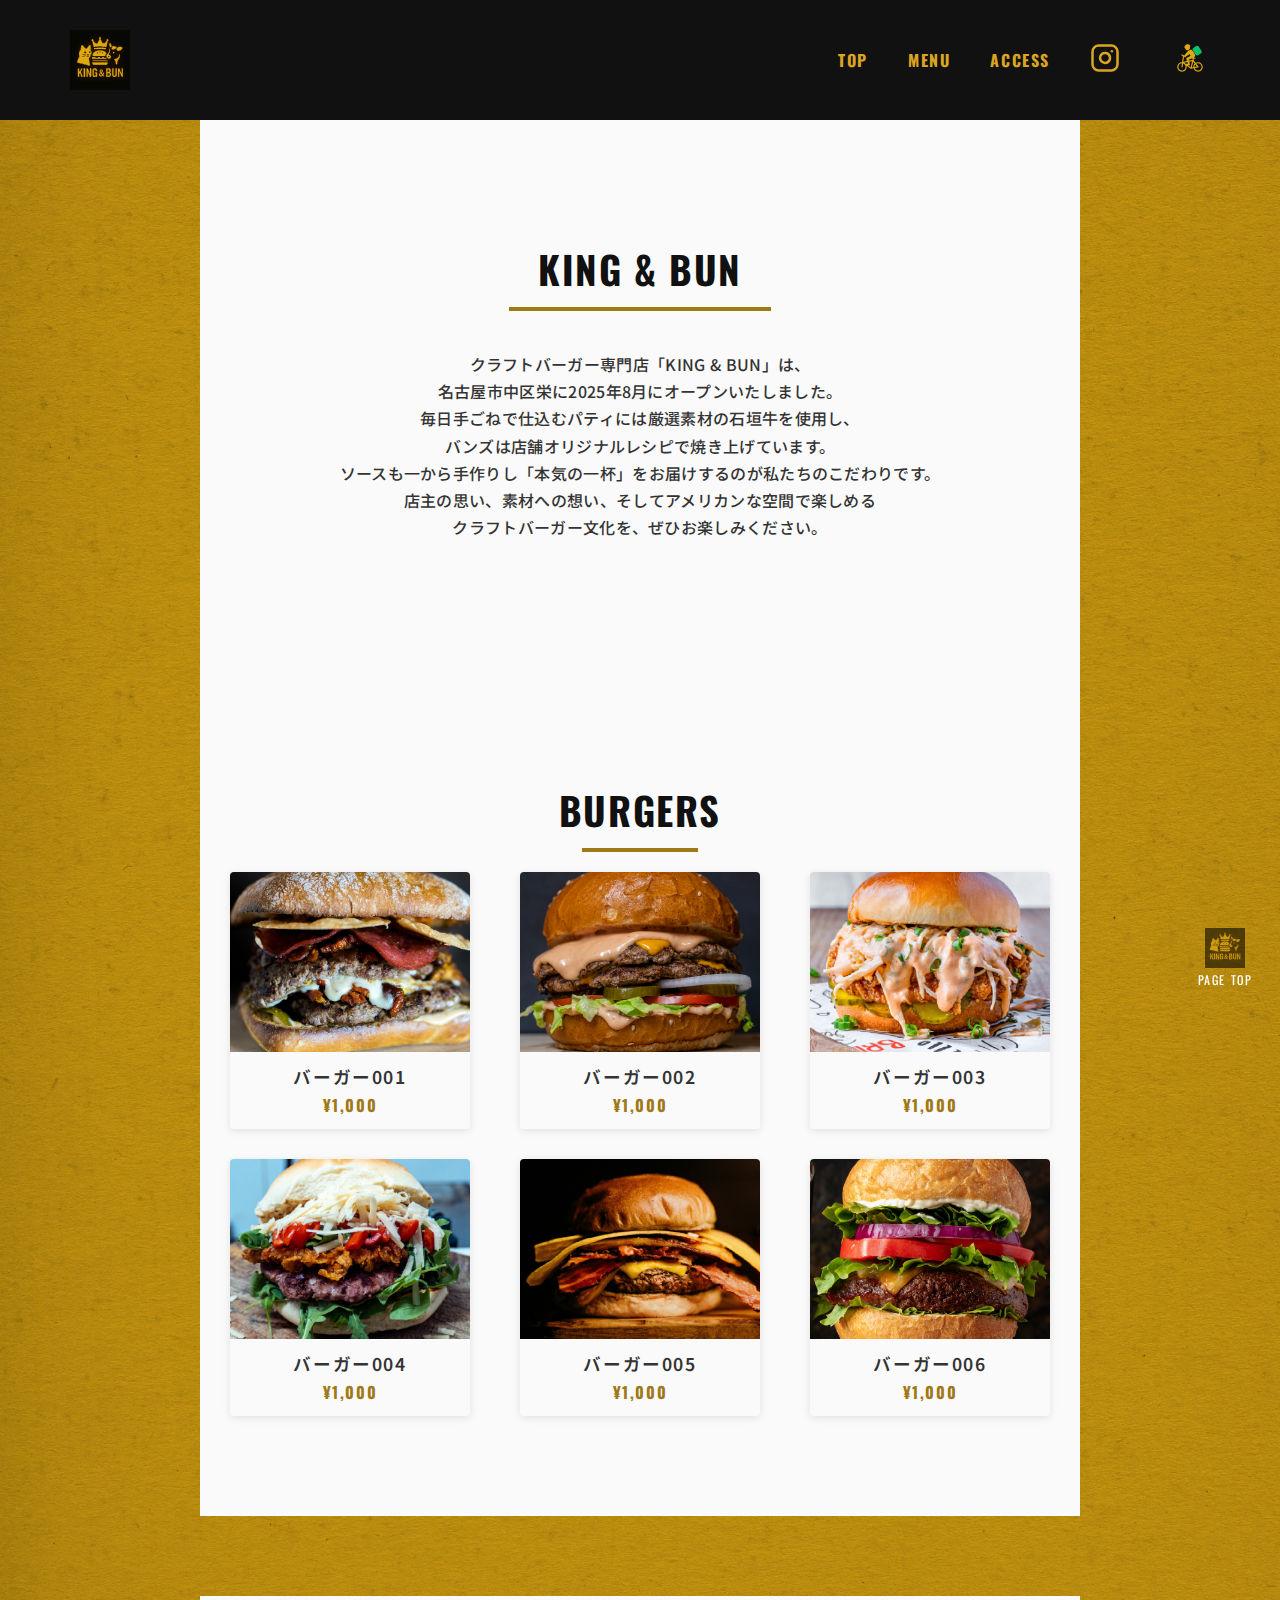
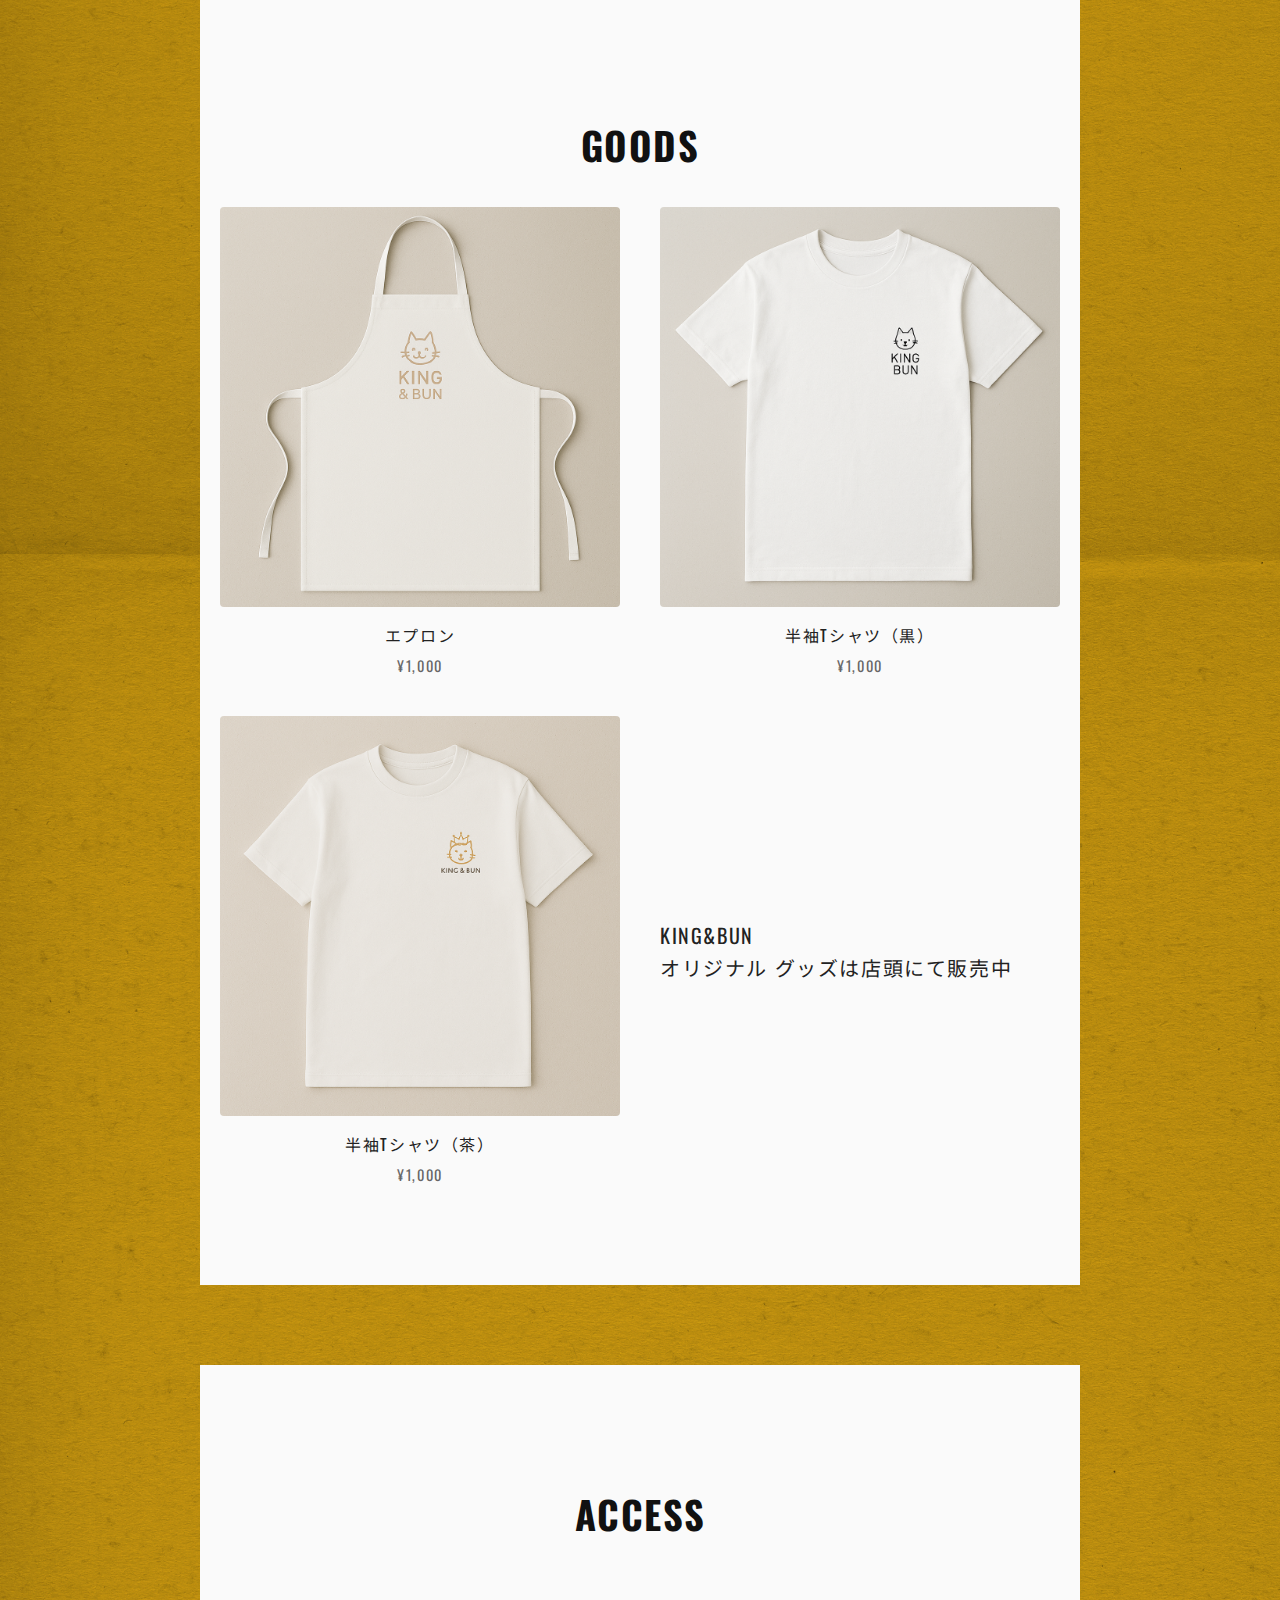
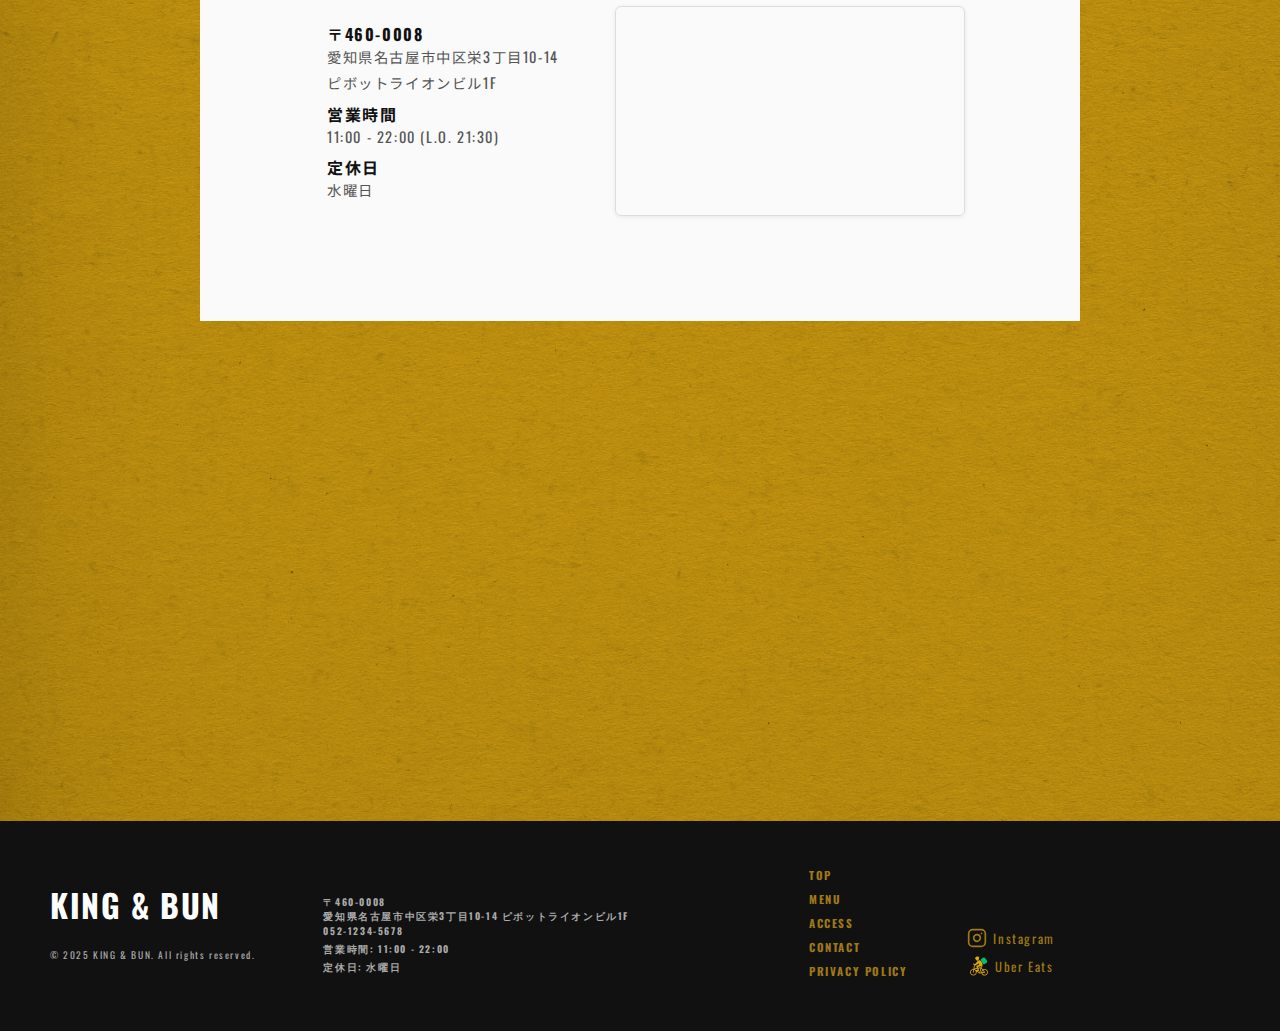
<file: menu.html>
<!DOCTYPE html>
<html lang="ja">
  <head>
    <meta charset="UTF-8" />
    <meta name="viewport" content="width=device-width, initial-scale=1.0" />
    <meta name="robots" content="noindex" />
    <title>MENU - KING & BUN Hamburger</title>
    <meta
      name="description"
      content="クラフトバーー専門店「KING & BUN」のこだわりや店主の想いを紹介。選び抜いた石垣牛パティと自家製バンズ、手作りソースで本気の一杯をお届けする店舗コンセプトをご覧ください。"
    />

    <!-- google fonts -->
    <link rel="preconnect" href="https://fonts.googleapis.com" />
    <link rel="preconnect" href="https://fonts.gstatic.com" crossorigin />
    <link
      href="https://fonts.googleapis.com/css2?family=Noto+Sans+JP:wght@100..900&family=Oswald:wght@200..700&family=Space+Grotesk:wght@300..700&display=swap"
      rel="stylesheet"
    />

    <!-- Favicon -->
    <link rel="icon" href="./favicon.ico" />
    <!-- 既存の CSS を読み込む -->
    <link rel="stylesheet" href="./css/reset.css" />
    <link rel="stylesheet" href="./css/style.css" />
    <link rel="stylesheet" href="css/responsive.css" />
    <link rel="stylesheet" href="./css/subpage.css" />
  </head>

  <body>
    <!-- =========== ヘッダー =========== -->
    <header id="header">
      <h1 class="logo">
        <a href="index.html">
          <!-- ロゴ画像。デフォルトではこれを表示 -->
          <img
            src="./img/icon_king&bun.svg"
            alt="KING and BUN Logo"
            class="logo-img"
          />
          <!-- スクロール時に切り替えて表示するテキスト。初期では非表示にしておく -->
          <span class="logo-text">KING &amp; BUN</span>
        </a>
      </h1>

      <!-- ハンバーガーメニュー -->
      <div class="hamburger" id="hamburger">
        <span></span>
        <span></span>
        <span></span>
      </div>

      <!-- top戻るボタン -->
      <p id="page-top">
        <a href="#wrap">
          <img src="./img/icon_king&bun.svg" alt="" />
          <span class="hover-text-top">PAGE TOP</span>
        </a>
      </p>

      <nav class="navi">
        <ul class="menu" id="navMenu">
          <li class="header__nav-item">
            <a href="index.html" class="header__link">TOP</a>
          </li>
          <li class="header__nav-item">
            <a href="menu.html" class="header__link active">MENU</a>
          </li>
          <li class="header__nav-item">
            <a href="index.html#access" class="header__link">ACCESS</a>
          </li>
          <li class="header__nav-item">
            <a href="https://www.instagram.com/" target="_blank" class="header__instagram">
              <!-- Instagram Icon SVG -->
              <svg
                xmlns="http://www.w3.org/2000/svg"
                width="40"
                height="40"
                viewBox="0 0 24 24"
                fill="none"
                stroke="currentColor"
                stroke-width="2"
                stroke-linecap="round"
                stroke-linejoin="round"
                class="feather feather-instagram"
              >
                <rect x="2" y="2" width="20" height="20" rx="5" ry="5"></rect>
                <path
                  d="M16 11.37A4 4 0 1 1 12.63 8 4 4 0 0 1 16 11.37z"
                ></path>
                <line x1="17.5" y1="6.5" x2="17.5" y2="6.5"></line>
              </svg>
            </a>
          </li>
          <li class="header__nav-item">
            <a href="https://www.ubereats.com/jp" target="_blank" class="uber-eats-btn">
              <!-- Uber Eats SVG（省略） -->
              <svg
                width="30"
                height="30"
                viewBox="0 0 110 110"
                version="1.1"
                xmlns="http://www.w3.org/2000/svg"
                xmlns:xlink="http://www.w3.org/1999/xlink"
                xml:space="preserve"
                xmlns:serif="http://www.serif.com/"
                style="
                  fill-rule: evenodd;
                  clip-rule: evenodd;
                  stroke-linejoin: round;
                  stroke-miterlimit: 2;
                "
              >
                <g transform="matrix(0.101299,0,0,0.101299,7.42594,-15.5139)">
                  <g id="uber_bike" serif:id="Layer">
                    <g>
                      <g transform="matrix(1,0,0,1,598.415,719.838)">
                        <path
                          d="M-256.057,247.398C-250.763,264.026 -248.083,281.383 -248.083,299.113C-248.083,393.25 -324.67,469.839 -418.808,469.839C-512.946,469.839 -589.535,393.25 -589.535,299.113C-589.535,204.975 -512.946,128.386 -418.808,128.386C-417.529,128.386 -416.251,128.4 -414.976,128.428L-384.43,-91.169L-429.828,-113.135C-440.123,-118.114 -444.433,-130.498 -439.452,-140.792C-434.475,-151.094 -422.09,-155.405 -411.793,-150.418L-353.506,-122.215C-353.039,-122.011 -352.582,-121.789 -352.136,-121.553L-332.933,-112.261C-333.272,-116.096 -332.726,-119.219 -331.239,-121.015C-290.194,-170.701 -196.783,-279.794 -180.781,-291.796C-164.779,-303.797 -104.772,-327.8 -76.769,-323.799C-48.765,-319.799 71.249,-155.779 59.248,-99.773C55.381,-81.714 32.207,-62.305 1.76,-43.84C49.157,-42.496 85.811,-33.186 85.811,-22.003C85.811,-11.675 54.792,-3.013 12.974,-0.642C13.056,1.282 12.868,3.248 12.383,5.211L-0.366,56.784L73.543,152.598C99.939,136.706 129.89,128.392 161.26,128.392C255.399,128.392 331.985,204.981 331.985,299.119C331.985,393.257 255.399,469.846 161.26,469.846C85.448,469.846 19.799,420.326 -1.925,349.5L-88.779,364.606C-90.076,364.861 -91.407,364.994 -92.755,364.994C-94.164,364.994 -95.59,364.849 -97.019,364.548C-97.469,364.454 -97.917,364.344 -98.361,364.22C-100.839,363.527 -103.09,362.407 -105.054,360.96L-244.398,263.688C-249.966,259.803 -253.038,253.675 -253.245,247.374C-254.194,247.385 -255.132,247.393 -256.057,247.398ZM-420.733,169.817C-491.151,170.85 -548.118,228.454 -548.118,299.113C-548.118,370.415 -490.11,428.422 -418.808,428.422C-347.508,428.422 -289.5,370.415 -289.5,299.113C-289.5,283.485 -292.232,268.273 -297.622,253.894C-297.628,253.882 -297.632,253.869 -297.636,253.858C-301.739,242.852 -307.331,232.478 -314.259,223.022C-320.559,214.34 -327.937,206.47 -336.251,199.55L-353.688,187.384C-361.982,182.525 -370.692,178.656 -379.75,175.796L-397.139,300.806C-398.579,311.168 -407.453,318.667 -417.623,318.667C-418.574,318.667 -419.534,318.598 -420.501,318.465C-431.83,316.892 -439.735,306.432 -438.16,295.103L-420.733,169.817ZM-345.252,-72.212L-370.497,109.275L-239.26,84.521C-255.663,39.4 -269.156,-4.834 -264.791,-15.762C-256.79,-35.725 -148.777,-75.77 -116.774,-99.773C-111.653,-114.374 -132.775,-143.778 -144.777,-154.979L-155.218,-159.06C-195.676,-128.901 -247.378,-92.081 -276.975,-77.773C-275.521,-72.975 -275.794,-67.639 -278.145,-62.768C-281.716,-55.37 -289.11,-51.058 -296.809,-51.058C-299.828,-51.058 -302.894,-51.722 -305.796,-53.121L-345.252,-72.212ZM-72.843,-5.367C-127.301,19.499 -177.621,37.685 -176.781,40.245C-175.82,43.156 -172.02,54.776 -166.999,70.927C-166.279,70.707 -165.538,70.524 -164.781,70.381L-40.594,46.921L-28.89,-0.423C-45.472,-1.184 -60.51,-2.934 -72.843,-5.367ZM-155.03,110.688C-140.65,160.188 -125.752,218.929 -132.775,228.306C-138.181,235.474 -167.8,241.036 -199.877,244.261L-105.64,310.043L-51.525,91.139L-155.03,110.688ZM-278.591,190.299C-275.704,189.324 -272.449,188.626 -268.792,188.262C-244.789,184.301 -216.786,184.301 -200.784,180.261C-206.698,167.3 -215.358,146.671 -224.468,123.527C-225.628,123.974 -226.845,124.323 -228.11,124.562L-340.881,145.836L-331.378,152.46C-324.247,156.692 -317.285,161.557 -310.749,166.887L-282.876,186.311C-281.226,187.461 -279.794,188.808 -278.591,190.299ZM-65.05,318.439L-9.201,308.724C-9.378,305.532 -9.467,302.327 -9.467,299.119C-9.467,253.061 8.656,209.944 40.86,178.04L-13.061,108.136L-65.05,318.439ZM39.317,342.327C57.261,393.268 105.649,428.429 161.26,428.429C232.561,428.429 290.569,370.422 290.569,299.119C290.569,227.817 232.561,169.809 161.26,169.809C139.164,169.809 117.998,175.251 99.068,185.69L177.577,287.467C182.007,293.21 183.11,300.854 180.481,307.617C177.851,314.384 171.874,319.273 164.725,320.515L39.317,342.327ZM66.42,211.175C44.311,234.918 31.95,266.016 31.95,299.119C31.95,299.934 31.958,300.748 31.973,301.562L123.818,285.586L66.42,211.175ZM-111.133,-462.095C-108.292,-457.894 -109.013,-452.294 -112.813,-448.933C-125.695,-437.492 -135.655,-433.411 -140.816,-432.531C-132.055,-417.689 -127.454,-400.087 -128.815,-381.325C-131.935,-337.72 -167.34,-302.676 -210.945,-299.955C-259.35,-296.955 -299.995,-333.119 -304.195,-379.805L-307.116,-378.845C-307.116,-378.845 -348.921,-377.405 -319.878,-455.334C-289.234,-516.581 -220.866,-524.742 -178.741,-512.461C-141.896,-501.94 -125.735,-483.537 -111.133,-462.095Z"
                          style="fill:rgb(224,169,18); fill-rule: nonzero"
                        />
                      </g>
                      <g transform="matrix(0.20249,-0.128832,0.128832,0.20249,-511.238,650.321)">
                        <path
                          d="M5371.66,1602.59L5371.66,2397.41C5371.66,2542.54 5253.82,2660.38 5108.69,2660.38L4582.74,2660.38C4437.61,2660.38 4319.77,2542.54 4319.77,2397.41L4319.77,1602.59C4319.77,1457.46 4437.61,1339.62 4582.74,1339.62L5108.69,1339.62C5253.82,1339.62 5371.66,1457.46 5371.66,1602.59Z"
                          style="fill: rgb(6, 193, 103)"
                        />
                      </g>
                    </g>
                  </g>
                </g>
              </svg>
              <span class="hover-text">Uber Eats</span>
            </a>
          </li>
        </ul>
      </nav>
    </header>
    <!-- =========== メインコンテンツ =========== -->
    <main>
      <!-- wrap id は「TOPへ戻る」を機能させるためのアンカー -->
      <div id="wrap"></div>

      <!-- ===== ABOUT セクション ここから ===== -->
      <section class="about wrapper">
        <div class="inner section-wrapper">
          <h2 class="about__title">KING &amp; BUN</h2>
          <p class="about__text">
            クラフトバーガー専門店「KING &amp; BUN」は、<br />
            名古屋市中区栄に2025年8月にオープンいたしました。<br />
            毎日手ごねで仕込むパティには厳選素材の石垣牛を使用し、<br />
            バンズは店舗オリジナルレシピで焼き上げています。<br />
            ソースも一から手作りし「本気の一杯」をお届けするのが私たちのこだわりです。<br />
            店主の思い、素材への想い、そしてアメリカンな空間で楽しめる<br />
            クラフトバーガー文化を、ぜひお楽しみください。
          </p>
        </div>
      </section>

      <!-- ===== BURGERS 一覧セクション ここから ===== -->
      <section class="burgers-page wrapper">
        <div class="inner section-wrapper">
          <h2 class="menu__title">BURGERS</h2>
          <div class="burgers-page__grid">
            <!-- バーガー① -->
            <div class="burger-item">
              <div class="burger-item__img-wrapper">
                <img
                  src="./img/burger_sample_1.jpg"
                  alt="バーガー001"
                  class="burger-item__img"
                />
              </div>
              <p class="burger-item__name">バーガー001</p>
              <p class="burger-item__price">¥1,000</p>
            </div>
            <!-- バーガー② -->
            <div class="burger-item">
              <div class="burger-item__img-wrapper">
                <img
                  src="./img/burger_sample_2.jpg"
                  alt="バーガー002"
                  class="burger-item__img"
                />
              </div>
              <p class="burger-item__name">バーガー002</p>
              <p class="burger-item__price">¥1,000</p>
            </div>
            <!-- バーガー③ -->
            <div class="burger-item">
              <div class="burger-item__img-wrapper">
                <img
                  src="./img/burger_sample_3.jpg"
                  alt="バーガー003"
                  class="burger-item__img"
                />
              </div>
              <p class="burger-item__name">バーガー003</p>
              <p class="burger-item__price">¥1,000</p>
            </div>
            <!-- バーガー④ -->
            <div class="burger-item">
              <div class="burger-item__img-wrapper">
                <img
                  src="./img/burger_sample_4.jpg"
                  alt="バーガー004"
                  class="burger-item__img"
                />
              </div>
              <p class="burger-item__name">バーガー004</p>
              <p class="burger-item__price">¥1,000</p>
            </div>
            <!-- バーガー⑤ -->
            <div class="burger-item">
              <div class="burger-item__img-wrapper">
                <img
                  src="./img/burger_sample_5.jpg"
                  alt="バーガー005"
                  class="burger-item__img"
                />
              </div>
              <p class="burger-item__name">バーガー005</p>
              <p class="burger-item__price">¥1,000</p>
            </div>
            <!-- バーガー⑥ -->
            <div class="burger-item">
              <div class="burger-item__img-wrapper">
                <img
                  src="./img/burger_sample_6.jpg"
                  alt="バーガー006"
                  class="burger-item__img"
                />
              </div>
              <p class="burger-item__name">バーガー006</p>
              <p class="burger-item__price">¥1,000</p>
            </div>
          </div>
        </div>
      </section>

      <!-- ===== GOODS セクション ここから ===== -->
      <section class="goods wrapper">
        <div class="inner section-wrapper">
          <!-- セクションタイトル -->
          <h2 class="about__title">GOODS</h2>

          <!-- グリッドレイアウト -->
          <div class="goods__grid">
            <!-- 商品①：エプロン -->
            <div class="goods__item goods__item--1">
              <div class="goods__img-wrapper">
                <img src="./img/goods3.png" alt="エプロン" class="goods__img" />
              </div>
              <p class="goods__name">エプロン</p>
              <p class="goods__price">¥1,000</p>
            </div>

            <!-- 商品②：半袖Tシャツ（黒） -->
            <div class="goods__item goods__item--2">
              <div class="goods__img-wrapper">
                <img
                  src="./img/goods1.png"
                  alt="半袖Tシャツ（黒）"
                  class="goods__img"
                />
              </div>
              <p class="goods__name">半袖Tシャツ（黒）</p>
              <p class="goods__price">¥1,000</p>
            </div>

            <!-- 商品③：半袖Tシャツ（茶） -->
            <div class="goods__item goods__item--3">
              <div class="goods__img-wrapper">
                <img
                  src="./img/goods2.png"
                  alt="半袖Tシャツ（茶）"
                  class="goods__img"
                />
              </div>
              <p class="goods__name">半袖Tシャツ（茶）</p>
              <p class="goods__price">¥1,000</p>
            </div>

            <!-- テキストエリア：商品説明 -->
            <div class="goods__text">
              <p>KING&amp;BUN<br />オリジナル グッズは店頭にて販売中</p>
            </div>
          </div>
        </div>
      </section>
      <!-- ===== GOODS セクション ここまで ===== -->

      <!-- ACCESS セクション -->
      <section class="access wrapper">
        <div class="inner section-wrapper">
          <h2 class="access__title">ACCESS</h2>

          <div class="access__flex">
            <div class="access__info">
              <dl class="access__list">
                <dt>〒460-0008</dt>
                <dd>愛知県名古屋市中区栄3丁目10-14</dd>
                <dd>ピボットライオンビル1F</dd>

                <!-- <dt>TEL</dt>
                <dd>03-1234-5678</dd> -->

                <dt>営業時間</dt>
                <dd>11:00 - 22:00 (L.O. 21:30)</dd>

                <dt>定休日</dt>
                <dd>水曜日</dd>
              </dl>
            </div>

            <div class="access__map">
              <iframe
                                src="https://www.google.com/maps/embed?pb=!1m18!1m12!1m3!1d484.83663689083465!2d136.90293014120076!3d35.16711593243296!2m3!1f0!2f0!3f0!3m2!1i1024!2i768!4f13.1!3m3!1m2!1s0x600370d34f5b2855%3A0x715f83b60846cd9d!2z44CSNDYwLTAwMDgg5oSb55-l55yM5ZCN5Y-k5bGL5biC5Lit5Yy65qCE77yT5LiB55uu77yR77yQ4oiS77yR77yUIOODlOODnOODg-ODiOODqeOCpOOCquODs-ODk-ODqyAxZg!5e0!3m2!1sja!2sjp!4v1749183702803!5m2!1sja!2sjp"
                allowfullscreen=""
                loading="lazy"
              ></iframe>
              <!-- Optional：「地図を拡大する」ボタン
        <div class="access__map-link">
          <a
            href="https://goo.gl/maps/…"
            target="_blank"
            rel="noopener"
            class="btn-map-open"
          >
            地図を拡大する
          </a>
        </div> -->
            </div>
          </div>
        </div>
      </section>

      <section class="parallax"></section>
    </main>

    <!-- <footer id="footer"> -->
    <!-- <div class="footer-inner">
      <div class="info-area">
        <a class="logo" href="index.html">
          <img src="./img/logo.png" alt="KING and BUN Logo" />
        </a>
        <div class="info">
          <p>〒460-0008</p>
          <p>愛知県名古屋市中区栄3丁目10-14 ピボットライオンビル1F</p>
          <p>TEL: 052-1234-5678</p>
          <p>営業時間: 11:00 - 22:00 (L.O. 21:30)</p>
          <p>定休日: 水曜日</p>
        </div>
      </div>

      <div class="menu-area_footer">
        <nav class="footer__nav">
          <ul class="menu">
            <li><a href="#" class="header__link">TOP</a></li>
            <li><a href="#" class="header__link">MENU</a></li>
            <li><a href="#" class="header__link">ACCESS</a></li>
            <li><a href="#" class="header__link">CONTACT</a></li>
            <li><a href="#" class="header__link">PRIVACY POLICY</a></li>
          </ul>
          <ul class="social">
            <li><a href="#" class="header__link">Instagram</a></li>
            <li><a href="#" class="uber-eats-btn">Uber <span class="green">Eats</span></a></li>
          </ul>
        </nav>
      </div>
    </div> -->
    <!-- コピーライトをfooter直下に配置 -->
    <!-- <div class="footer-copy-wrapper">
      <small class="footer-copylight">&copy; 2023 KING and BUN. All rights reserved.</small>
    </div> -->
    <!-- </footer> -->

    <!--フッター-->
    <footer id="footer">
      <div class="footer-inner">
        <!-- ───────── カラム①：ロゴ + SNSアイコン + コピーライト ───────── -->
        <div class="footer-col footer-col--logo">
          <a href="index.html">
            <span class="footer-logo-text">KING &amp; BUN</span>
          </a>

          <!-- ロゴ下に小さくSNSアイコンを並べる -->
          <!-- <ul class="footer-logo-social">
            <li>
              <a href="#">
                <svg
                  class="icon-instagram"
                  xmlns="http://www.w3.org/2000/svg"
                  width="40"
                  height="40"
                  viewBox="0 0 24 24"
                  fill="none"
                  stroke="currentColor"
                  stroke-width="2"
                  stroke-linecap="round"
                  stroke-linejoin="round"
                  class="feather feather-instagram"
                >
                  <rect x="2" y="2" width="20" height="20" rx="5" ry="5"></rect>
                  <path
                    d="M16 11.37A4 4 0 1 1 12.63 8 4 4 0 0 1 16 11.37z"
                  ></path>
                  <line x1="17.5" y1="6.5" x2="17.5" y2="6.5"></line>
                  …
                </svg>
              </a>
            </li>
            <li>
              <a href="#">
                <svg
                  class="icon-ubereats"
                  width="30"
                  height="30"
                  viewBox="0 0 110 110"
                  version="1.1"
                  xmlns="http://www.w3.org/2000/svg"
                  xmlns:xlink="http://www.w3.org/1999/xlink"
                  xml:space="preserve"
                  xmlns:serif="http://www.serif.com/"
                  style="
                    fill-rule: evenodd;
                    clip-rule: evenodd;
                    stroke-linejoin: round;
                    stroke-miterlimit: 2;
                  "
                >
                  <g transform="matrix(0.101299,0,0,0.101299,7.42594,-15.5139)">
                    <g id="uber_bike" serif:id="Layer">
                      <g>
                        <g transform="matrix(1,0,0,1,598.415,719.838)">
                          <path
                            d="M-256.057,247.398C-250.763,264.026 -248.083,281.383 -248.083,299.113C-248.083,393.25 -324.67,469.839 -418.808,469.839C-512.946,469.839 -589.535,393.25 -589.535,299.113C-589.535,204.975 -512.946,128.386 -418.808,128.386C-417.529,128.386 -416.251,128.4 -414.976,128.428L-384.43,-91.169L-429.828,-113.135C-440.123,-118.114 -444.433,-130.498 -439.452,-140.792C-434.475,-151.094 -422.09,-155.405 -411.793,-150.418L-353.506,-122.215C-353.039,-122.011 -352.582,-121.789 -352.136,-121.553L-332.933,-112.261C-333.272,-116.096 -332.726,-119.219 -331.239,-121.015C-290.194,-170.701 -196.783,-279.794 -180.781,-291.796C-164.779,-303.797 -104.772,-327.8 -76.769,-323.799C-48.765,-319.799 71.249,-155.779 59.248,-99.773C55.381,-81.714 32.207,-62.305 1.76,-43.84C49.157,-42.496 85.811,-33.186 85.811,-22.003C85.811,-11.675 54.792,-3.013 12.974,-0.642C13.056,1.282 12.868,3.248 12.383,5.211L-0.366,56.784L73.543,152.598C99.939,136.706 129.89,128.392 161.26,128.392C255.399,128.392 331.985,204.981 331.985,299.119C331.985,393.257 255.399,469.846 161.26,469.846C85.448,469.846 19.799,420.326 -1.925,349.5L-88.779,364.606C-90.076,364.861 -91.407,364.994 -92.755,364.994C-94.164,364.994 -95.59,364.849 -97.019,364.548C-97.469,364.454 -97.917,364.344 -98.361,364.22C-100.839,363.527 -103.09,362.407 -105.054,360.96L-244.398,263.688C-249.966,259.803 -253.038,253.675 -253.245,247.374C-254.194,247.385 -255.132,247.393 -256.057,247.398ZM-420.733,169.817C-491.151,170.85 -548.118,228.454 -548.118,299.113C-548.118,370.415 -490.11,428.422 -418.808,428.422C-347.508,428.422 -289.5,370.415 -289.5,299.113C-289.5,283.485 -292.232,268.273 -297.622,253.894C-297.628,253.882 -297.632,253.869 -297.636,253.858C-301.739,242.852 -307.331,232.478 -314.259,223.022C-320.559,214.34 -327.937,206.47 -336.251,199.55L-353.688,187.384C-361.982,182.525 -370.692,178.656 -379.75,175.796L-397.139,300.806C-398.579,311.168 -407.453,318.667 -417.623,318.667C-418.574,318.667 -419.534,318.598 -420.501,318.465C-431.83,316.892 -439.735,306.432 -438.16,295.103L-420.733,169.817ZM-345.252,-72.212L-370.497,109.275L-239.26,84.521C-255.663,39.4 -269.156,-4.834 -264.791,-15.762C-256.79,-35.725 -148.777,-75.77 -116.774,-99.773C-111.653,-114.374 -132.775,-143.778 -144.777,-154.979L-155.218,-159.06C-195.676,-128.901 -247.378,-92.081 -276.975,-77.773C-275.521,-72.975 -275.794,-67.639 -278.145,-62.768C-281.716,-55.37 -289.11,-51.058 -296.809,-51.058C-299.828,-51.058 -302.894,-51.722 -305.796,-53.121L-345.252,-72.212ZM-72.843,-5.367C-127.301,19.499 -177.621,37.685 -176.781,40.245C-175.82,43.156 -172.02,54.776 -166.999,70.927C-166.279,70.707 -165.538,70.524 -164.781,70.381L-40.594,46.921L-28.89,-0.423C-45.472,-1.184 -60.51,-2.934 -72.843,-5.367ZM-155.03,110.688C-140.65,160.188 -125.752,218.929 -132.775,228.306C-138.181,235.474 -167.8,241.036 -199.877,244.261L-105.64,310.043L-51.525,91.139L-155.03,110.688ZM-278.591,190.299C-275.704,189.324 -272.449,188.626 -268.792,188.262C-244.789,184.301 -216.786,184.301 -200.784,180.261C-206.698,167.3 -215.358,146.671 -224.468,123.527C-225.628,123.974 -226.845,124.323 -228.11,124.562L-340.881,145.836L-331.378,152.46C-324.247,156.692 -317.285,161.557 -310.749,166.887L-282.876,186.311C-281.226,187.461 -279.794,188.808 -278.591,190.299ZM-65.05,318.439L-9.201,308.724C-9.378,305.532 -9.467,302.327 -9.467,299.119C-9.467,253.061 8.656,209.944 40.86,178.04L-13.061,108.136L-65.05,318.439ZM39.317,342.327C57.261,393.268 105.649,428.429 161.26,428.429C232.561,428.429 290.569,370.422 290.569,299.119C290.569,227.817 232.561,169.809 161.26,169.809C139.164,169.809 117.998,175.251 99.068,185.69L177.577,287.467C182.007,293.21 183.11,300.854 180.481,307.617C177.851,314.384 171.874,319.273 164.725,320.515L39.317,342.327ZM66.42,211.175C44.311,234.918 31.95,266.016 31.95,299.119C31.95,299.934 31.958,300.748 31.973,301.562L123.818,285.586L66.42,211.175ZM-111.133,-462.095C-108.292,-457.894 -109.013,-452.294 -112.813,-448.933C-125.695,-437.492 -135.655,-433.411 -140.816,-432.531C-132.055,-417.689 -127.454,-400.087 -128.815,-381.325C-131.935,-337.72 -167.34,-302.676 -210.945,-299.955C-259.35,-296.955 -299.995,-333.119 -304.195,-379.805L-307.116,-378.845C-307.116,-378.845 -348.921,-377.405 -319.878,-455.334C-289.234,-516.581 -220.866,-524.742 -178.741,-512.461C-141.896,-501.94 -125.735,-483.537 -111.133,-462.095Z"
                            style="fill: rgb(224, 169, 18); fill-rule: nonzero"
                          />
                        </g>
                        <g
                          transform="matrix(0.20249,-0.128832,0.128832,0.20249,-511.238,650.321)"
                        >
                          <path
                            d="M5371.66,1602.59L5371.66,2397.41C5371.66,2542.54 5253.82,2660.38 5108.69,2660.38L4582.74,2660.38C4437.61,2660.38 4319.77,2542.54 4319.77,2397.41L4319.77,1602.59C4319.77,1457.46 4437.61,1339.62 4582.74,1339.62L5108.69,1339.62C5253.82,1339.62 5371.66,1457.46 5371.66,1602.59Z"
                            style="fill: rgb(6, 193, 103)"
                          />
                        </g>
                      </g>
                    </g>
                  </g></svg>
              ></a>
            </li>
          </ul> -->

          <!-- コピーライトは最後にまとめる -->
          <p class="footer-copy">© 2025 KING &amp; BUN. All rights reserved.</p>
        </div>

        <!-- ───────── カラム②：住所・連絡先情報 ───────── -->
        <div class="footer-col footer-col--info">
          <p>
            <svg class="icon-location" ...>…</svg>
            〒460-0008<br>愛知県名古屋市中区栄3丁目10-14 ピボットライオンビル1F
          </p>
          <p>
            <svg class="icon-phone" ...>…</svg>
            052-1234-5678
          </p>
          <p>
            <svg class="icon-clock" ...>…</svg>
            営業時間: 11:00 - 22:00
          </p>
          <p>
            <svg class="icon-calendar" ...>…</svg>
            定休日: 水曜日
          </p>
        </div>

        <!-- ───────── カラム③：フッターメニュー + SNSリンク（テキスト付き） ───────── -->
        <div class="footer-col footer-col--nav">
          <nav>
            <ul class="footer-menu">
              <li><a href="index.html">TOP</a></li>
              <li><a href="menu.html">MENU</a></li>
              <li><a href="index.html#access" class="header__link">ACCESS</a></li>
              <li><a href="contact.html">CONTACT</a></li>
              <li><a href="privacypolicy.html">PRIVACY POLICY</a></li>
            </ul>
          </nav>
        </div>
        <div class="footer-col footer-col--social">
          <ul class="footer-social">
            <li>
              <a href="https://www.instagram.com/" target="_blank">
                <svg
                  class="icon-instagram"
                  xmlns="http://www.w3.org/2000/svg"
                  width="40"
                  height="40"
                  viewBox="0 0 24 24"
                  fill="none"
                  stroke="currentColor"
                  stroke-width="2"
                  stroke-linecap="round"
                  stroke-linejoin="round"
                  class="feather feather-instagram"
                >
                  <rect x="2" y="2" width="20" height="20" rx="5" ry="5"></rect>
                  <path
                    d="M16 11.37A4 4 0 1 1 12.63 8 4 4 0 0 1 16 11.37z"
                  ></path>
                  <line x1="17.5" y1="6.5" x2="17.5" y2="6.5"></line>
                  …
                </svg>
                Instagram
              </a>
            </li>
            <li>
              <a href="https://www.ubereats.com/jp" target="_blank">
                <svg
                  class="icon-ubereats"
                  width="100%"
                  height="100%"
                  viewBox="0 0 4300 4300"
                  version="1.1"
                  xmlns="http://www.w3.org/2000/svg"
                  xmlns:xlink="http://www.w3.org/1999/xlink"
                  xml:space="preserve"
                  xmlns:serif="http://www.serif.com/"
                  style="
                    fill-rule: evenodd;
                    clip-rule: evenodd;
                    stroke-linejoin: round;
                    stroke-miterlimit: 2;
                  "
                >
                  <g transform="matrix(4.16667,0,0,4.16667,193.165,-750.405)">
                    <g id="uver_bike" serif:id="Layer">
                      <g>
                        <g transform="matrix(1,0,0,1,598.415,719.838)">
                          <path
                            d="M-256.057,247.398C-250.763,264.026 -248.083,281.383 -248.083,299.113C-248.083,393.25 -324.67,469.839 -418.808,469.839C-512.946,469.839 -589.535,393.25 -589.535,299.113C-589.535,204.975 -512.946,128.386 -418.808,128.386C-417.529,128.386 -416.251,128.4 -414.976,128.428L-384.43,-91.169L-429.828,-113.135C-440.123,-118.114 -444.433,-130.498 -439.452,-140.792C-434.475,-151.094 -422.09,-155.405 -411.793,-150.418L-353.506,-122.215C-353.039,-122.011 -352.582,-121.789 -352.136,-121.553L-332.933,-112.261C-333.272,-116.096 -332.726,-119.219 -331.239,-121.015C-290.194,-170.701 -196.783,-279.794 -180.781,-291.796C-164.779,-303.797 -104.772,-327.8 -76.769,-323.799C-48.765,-319.799 71.249,-155.779 59.248,-99.773C55.381,-81.714 32.207,-62.305 1.76,-43.84C49.157,-42.496 85.811,-33.186 85.811,-22.003C85.811,-11.675 54.792,-3.013 12.974,-0.642C13.056,1.282 12.868,3.248 12.383,5.211L-0.366,56.784L73.543,152.598C99.939,136.706 129.89,128.392 161.26,128.392C255.399,128.392 331.985,204.981 331.985,299.119C331.985,393.257 255.399,469.846 161.26,469.846C85.448,469.846 19.799,420.326 -1.925,349.5L-88.779,364.606C-90.076,364.861 -91.407,364.994 -92.755,364.994C-94.164,364.994 -95.59,364.849 -97.019,364.548C-97.469,364.454 -97.917,364.344 -98.361,364.22C-100.839,363.527 -103.09,362.407 -105.054,360.96L-244.398,263.688C-249.966,259.803 -253.038,253.675 -253.245,247.374C-254.194,247.385 -255.132,247.393 -256.057,247.398ZM-420.733,169.817C-491.151,170.85 -548.118,228.454 -548.118,299.113C-548.118,370.415 -490.11,428.422 -418.808,428.422C-347.508,428.422 -289.5,370.415 -289.5,299.113C-289.5,283.485 -292.232,268.273 -297.622,253.894C-297.628,253.882 -297.632,253.869 -297.636,253.858C-301.739,242.852 -307.331,232.478 -314.259,223.022C-320.559,214.34 -327.937,206.47 -336.251,199.55L-353.688,187.384C-361.982,182.525 -370.692,178.656 -379.75,175.796L-397.139,300.806C-398.579,311.168 -407.453,318.667 -417.623,318.667C-418.574,318.667 -419.534,318.598 -420.501,318.465C-431.83,316.892 -439.735,306.432 -438.16,295.103L-420.733,169.817ZM-345.252,-72.212L-370.497,109.275L-239.26,84.521C-255.663,39.4 -269.156,-4.834 -264.791,-15.762C-256.79,-35.725 -148.777,-75.77 -116.774,-99.773C-111.653,-114.374 -132.775,-143.778 -144.777,-154.979L-155.218,-159.06C-195.676,-128.901 -247.378,-92.081 -276.975,-77.773C-275.521,-72.975 -275.794,-67.639 -278.145,-62.768C-281.716,-55.37 -289.11,-51.058 -296.809,-51.058C-299.828,-51.058 -302.894,-51.722 -305.796,-53.121L-345.252,-72.212ZM-72.843,-5.367C-127.301,19.499 -177.621,37.685 -176.781,40.245C-175.82,43.156 -172.02,54.776 -166.999,70.927C-166.279,70.707 -165.538,70.524 -164.781,70.381L-40.594,46.921L-28.89,-0.423C-45.472,-1.184 -60.51,-2.934 -72.843,-5.367ZM-155.03,110.688C-140.65,160.188 -125.752,218.929 -132.775,228.306C-138.181,235.474 -167.8,241.036 -199.877,244.261L-105.64,310.043L-51.525,91.139L-155.03,110.688ZM-278.591,190.299C-275.704,189.324 -272.449,188.626 -268.792,188.262C-244.789,184.301 -216.786,184.301 -200.784,180.261C-206.698,167.3 -215.358,146.671 -224.468,123.527C-225.628,123.974 -226.845,124.323 -228.11,124.562L-340.881,145.836L-331.378,152.46C-324.247,156.692 -317.285,161.557 -310.749,166.887L-282.876,186.311C-281.226,187.461 -279.794,188.808 -278.591,190.299ZM-65.05,318.439L-9.201,308.724C-9.378,305.532 -9.467,302.327 -9.467,299.119C-9.467,253.061 8.656,209.944 40.86,178.04L-13.061,108.136L-65.05,318.439ZM39.317,342.327C57.261,393.268 105.649,428.429 161.26,428.429C232.561,428.429 290.569,370.422 290.569,299.119C290.569,227.817 232.561,169.809 161.26,169.809C139.164,169.809 117.998,175.251 99.068,185.69L177.577,287.467C182.007,293.21 183.11,300.854 180.481,307.617C177.851,314.384 171.874,319.273 164.725,320.515L39.317,342.327ZM66.42,211.175C44.311,234.918 31.95,266.016 31.95,299.119C31.95,299.934 31.958,300.748 31.973,301.562L123.818,285.586L66.42,211.175ZM-111.133,-462.095C-108.292,-457.894 -109.013,-452.294 -112.813,-448.933C-125.695,-437.492 -135.655,-433.411 -140.816,-432.531C-132.055,-417.689 -127.454,-400.087 -128.815,-381.325C-131.935,-337.72 -167.34,-302.676 -210.945,-299.955C-259.35,-296.955 -299.995,-333.119 -304.195,-379.805L-307.116,-378.845C-307.116,-378.845 -348.921,-377.405 -319.878,-455.334C-289.234,-516.581 -220.866,-524.742 -178.741,-512.461C-141.896,-501.94 -125.735,-483.537 -111.133,-462.095Z"
                            style="fill: rgb(224, 169, 18); fill-rule: nonzero"
                          />
                        </g>
                          <g transform="matrix(0.20249,-0.128832,0.128832,0.20249,-511.238,650.321)">
                          <path
                            d="M5371.66,1602.59L5371.66,2397.41C5371.66,2542.54 5253.82,2660.38 5108.69,2660.38L4582.74,2660.38C4437.61,2660.38 4319.77,2542.54 4319.77,2397.41L4319.77,1602.59C4319.77,1457.46 4437.61,1339.62 4582.74,1339.62L5108.69,1339.62C5253.82,1339.62 5371.66,1457.46 5371.66,1602.59Z"
                            style="fill: rgb(6, 193, 103)"
                          />
                        </g>
                      </g>
                    </g>
                  </g>
                </svg>
                Uber Eats
              </a>
            </li>
          </ul>
        </div>
      </div>
    </footer>
  <!-- ─────────／フッター ───────── -->

    <!-- <svg　//　svgコードの例...使用の際はコメントアウトを外してください
                xmlns="http://www.w3.org/2000/svg"
                width="40"
                height="40"
                viewBox="0 0 24 24"
                fill="none"
                stroke="currentColor"
                stroke-width="2"
                stroke-linecap="round"
                stroke-linejoin="round"
                class="feather feather-instagram"
              >
                <rect x="2" y="2" width="20" height="20" rx="5" ry="5"></rect>
                <path
                  d="M16 11.37A4 4 0 1 1 12.63 8 4 4 0 0 1 16 11.37z"
                ></path>
                <line x1="17.5" y1="6.5" x2="17.5" y2="6.5"></line>
    </svg> -->

    <!-- ① まず jQuery 本体を読み込む -->
    <script src="https://ajax.googleapis.com/ajax/libs/jquery/3.7.0/jquery.min.js"></script>

    <!-- ② 次に自作のスクリプトを読み込む -->
    <script src="./js/script.js"></script>
  </body>
</html>
</file>
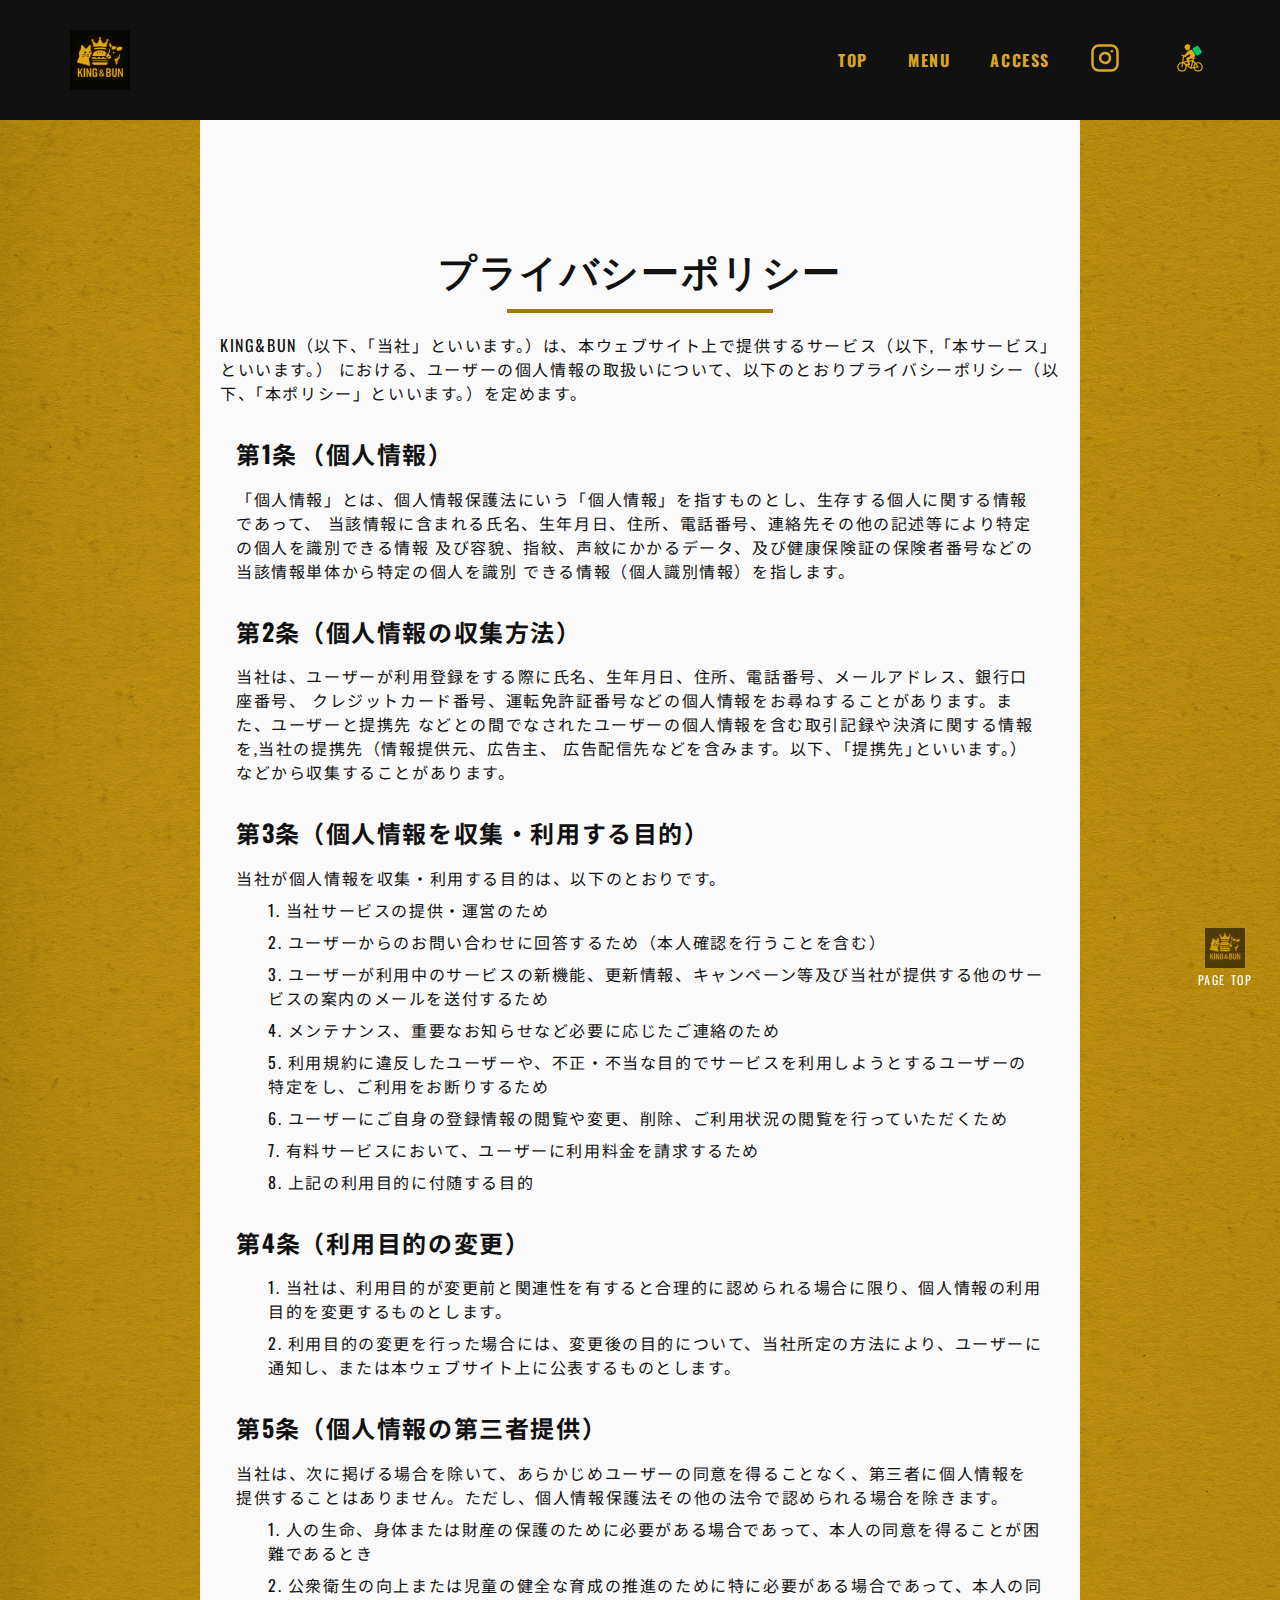
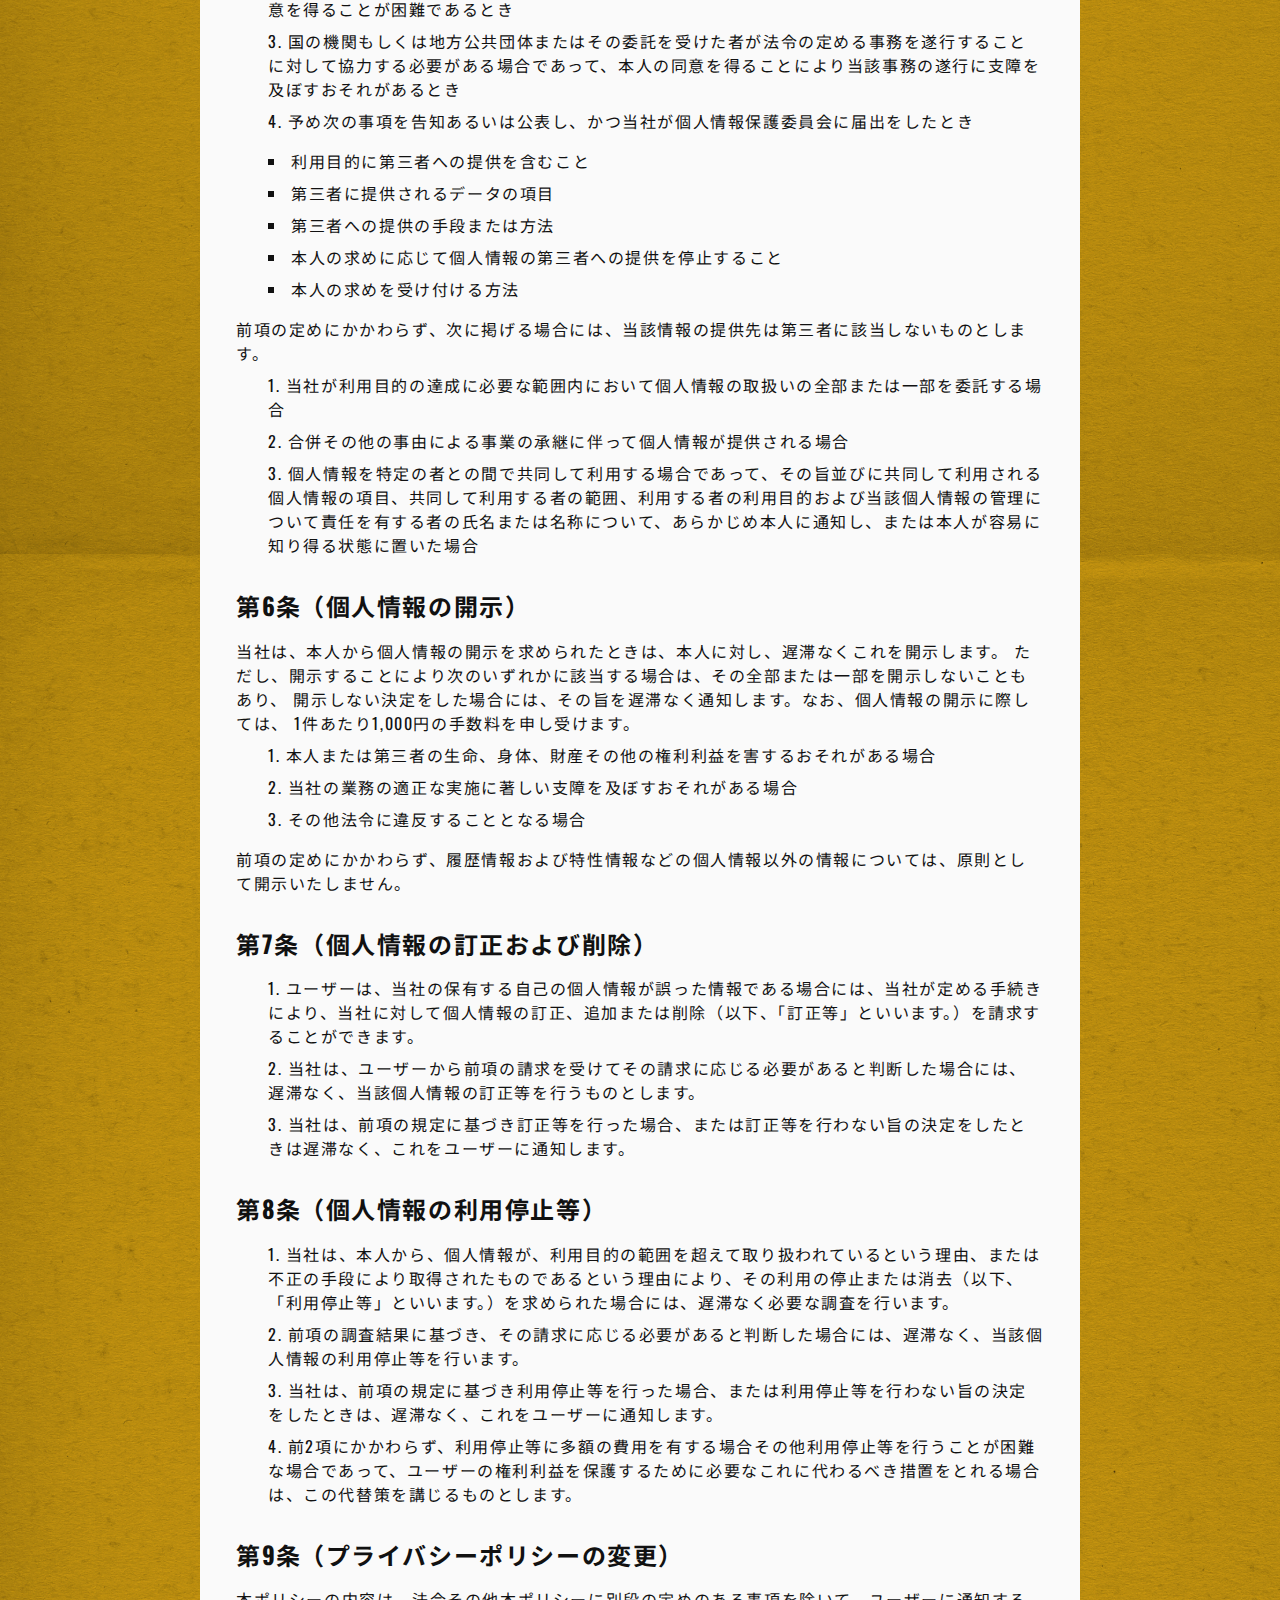
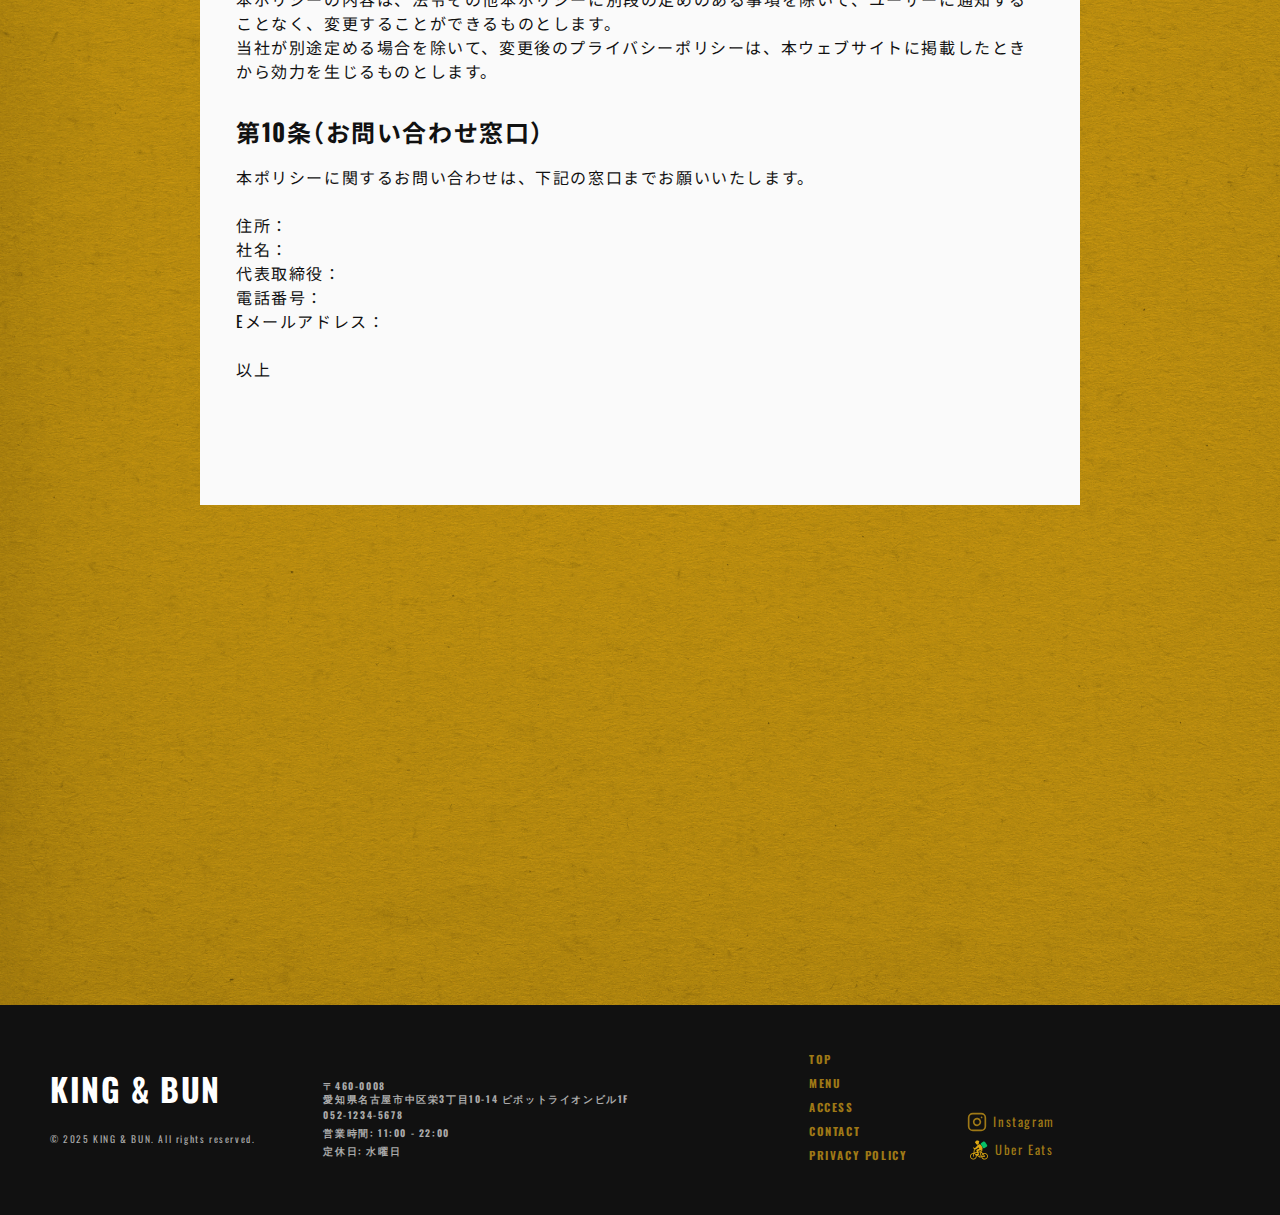
<file: privacypolicy.html>
<!DOCTYPE html>
<html lang="ja">

<head>
  <meta charset="UTF-8" />
  <meta name="viewport" content="width=device-width, initial-scale=1.0" />
  <meta name="robots" content="noindex" />
  <title>プライバシーポリシー - KING & BUN Hamburger</title>
  <meta name="description"
    content="クラフトバーー専門店「KING & BUN」のこだわりや店主の想いを紹介。選び抜いた石垣牛パティと自家製バンズ、手作りソースで本気の一杯をお届けする店舗コンセプトをご覧ください。" />

  <!-- google fonts -->
  <link rel="preconnect" href="https://fonts.googleapis.com" />
  <link rel="preconnect" href="https://fonts.gstatic.com" crossorigin />
  <link
    href="https://fonts.googleapis.com/css2?family=Noto+Sans+JP:wght@100..900&family=Oswald:wght@200..700&family=Space+Grotesk:wght@300..700&display=swap"
    rel="stylesheet" />

  <!-- Favicon -->
  <link rel="icon" href="./favicon.ico" />
  <!-- 既存の CSS を読み込む -->
  <link rel="stylesheet" href="./css/reset.css" />
  <link rel="stylesheet" href="./css/style.css" />
  <link rel="stylesheet" href="css/responsive.css" />
  <link rel="stylesheet" href="./css/subpage.css" />
</head>

<body>
  <!-- =========== ヘッダー =========== -->
  <header id="header">
    <h1 class="logo">
      <a href="index.html">
        <!-- ロゴ画像。デフォルトではこれを表示 -->
        <img src="./img/icon_king&bun.svg" alt="KING and BUN Logo" class="logo-img" />
        <!-- スクロール時に切り替えて表示するテキスト。初期では非表示にしておく -->
        <span class="logo-text">KING &amp; BUN</span>
      </a>
    </h1>

    <!-- ハンバーガーメニュー -->
    <div class="hamburger" id="hamburger">
      <span></span>
      <span></span>
      <span></span>
    </div>

    <!-- top戻るボタン -->
    <p id="page-top">
      <a href="#wrap">
        <img src="./img/icon_king&bun.svg" alt="" />
        <span class="hover-text-top">PAGE TOP</span>
      </a>
    </p>

    <nav class="navi">
      <ul class="menu" id="navMenu">
        <li class="header__nav-item">
          <a href="index.html" class="header__link">TOP</a>
        </li>
        <li class="header__nav-item">
          <a href="menu.html" class="header__link active">MENU</a>
        </li>
        <li class="header__nav-item">
          <a href="index.html#access" class="header__link">ACCESS</a>
        </li>
        <li class="header__nav-item">
          <a href="https://www.instagram.com/" target="_blank" class="header__instagram">
            <!-- Instagram Icon SVG -->
            <svg xmlns="http://www.w3.org/2000/svg" width="40" height="40" viewBox="0 0 24 24" fill="none"
              stroke="currentColor" stroke-width="2" stroke-linecap="round" stroke-linejoin="round"
              class="feather feather-instagram">
              <rect x="2" y="2" width="20" height="20" rx="5" ry="5"></rect>
              <path d="M16 11.37A4 4 0 1 1 12.63 8 4 4 0 0 1 16 11.37z"></path>
              <line x1="17.5" y1="6.5" x2="17.5" y2="6.5"></line>
            </svg>
          </a>
        </li>
        <li class="header__nav-item">
          <a href="https://www.ubereats.com/jp" target="_blank" class="uber-eats-btn">
            <!-- Uber Eats SVG（省略） -->
            <svg width="30" height="30" viewBox="0 0 110 110" version="1.1" xmlns="http://www.w3.org/2000/svg"
              xmlns:xlink="http://www.w3.org/1999/xlink" xml:space="preserve" xmlns:serif="http://www.serif.com/" style="
                  fill-rule: evenodd;
                  clip-rule: evenodd;
                  stroke-linejoin: round;
                  stroke-miterlimit: 2;
                ">
              <g transform="matrix(0.101299,0,0,0.101299,7.42594,-15.5139)">
                <g id="uber_bike" serif:id="Layer">
                  <g>
                    <g transform="matrix(1,0,0,1,598.415,719.838)">
                      <path
                        d="M-256.057,247.398C-250.763,264.026 -248.083,281.383 -248.083,299.113C-248.083,393.25 -324.67,469.839 -418.808,469.839C-512.946,469.839 -589.535,393.25 -589.535,299.113C-589.535,204.975 -512.946,128.386 -418.808,128.386C-417.529,128.386 -416.251,128.4 -414.976,128.428L-384.43,-91.169L-429.828,-113.135C-440.123,-118.114 -444.433,-130.498 -439.452,-140.792C-434.475,-151.094 -422.09,-155.405 -411.793,-150.418L-353.506,-122.215C-353.039,-122.011 -352.582,-121.789 -352.136,-121.553L-332.933,-112.261C-333.272,-116.096 -332.726,-119.219 -331.239,-121.015C-290.194,-170.701 -196.783,-279.794 -180.781,-291.796C-164.779,-303.797 -104.772,-327.8 -76.769,-323.799C-48.765,-319.799 71.249,-155.779 59.248,-99.773C55.381,-81.714 32.207,-62.305 1.76,-43.84C49.157,-42.496 85.811,-33.186 85.811,-22.003C85.811,-11.675 54.792,-3.013 12.974,-0.642C13.056,1.282 12.868,3.248 12.383,5.211L-0.366,56.784L73.543,152.598C99.939,136.706 129.89,128.392 161.26,128.392C255.399,128.392 331.985,204.981 331.985,299.119C331.985,393.257 255.399,469.846 161.26,469.846C85.448,469.846 19.799,420.326 -1.925,349.5L-88.779,364.606C-90.076,364.861 -91.407,364.994 -92.755,364.994C-94.164,364.994 -95.59,364.849 -97.019,364.548C-97.469,364.454 -97.917,364.344 -98.361,364.22C-100.839,363.527 -103.09,362.407 -105.054,360.96L-244.398,263.688C-249.966,259.803 -253.038,253.675 -253.245,247.374C-254.194,247.385 -255.132,247.393 -256.057,247.398ZM-420.733,169.817C-491.151,170.85 -548.118,228.454 -548.118,299.113C-548.118,370.415 -490.11,428.422 -418.808,428.422C-347.508,428.422 -289.5,370.415 -289.5,299.113C-289.5,283.485 -292.232,268.273 -297.622,253.894C-297.628,253.882 -297.632,253.869 -297.636,253.858C-301.739,242.852 -307.331,232.478 -314.259,223.022C-320.559,214.34 -327.937,206.47 -336.251,199.55L-353.688,187.384C-361.982,182.525 -370.692,178.656 -379.75,175.796L-397.139,300.806C-398.579,311.168 -407.453,318.667 -417.623,318.667C-418.574,318.667 -419.534,318.598 -420.501,318.465C-431.83,316.892 -439.735,306.432 -438.16,295.103L-420.733,169.817ZM-345.252,-72.212L-370.497,109.275L-239.26,84.521C-255.663,39.4 -269.156,-4.834 -264.791,-15.762C-256.79,-35.725 -148.777,-75.77 -116.774,-99.773C-111.653,-114.374 -132.775,-143.778 -144.777,-154.979L-155.218,-159.06C-195.676,-128.901 -247.378,-92.081 -276.975,-77.773C-275.521,-72.975 -275.794,-67.639 -278.145,-62.768C-281.716,-55.37 -289.11,-51.058 -296.809,-51.058C-299.828,-51.058 -302.894,-51.722 -305.796,-53.121L-345.252,-72.212ZM-72.843,-5.367C-127.301,19.499 -177.621,37.685 -176.781,40.245C-175.82,43.156 -172.02,54.776 -166.999,70.927C-166.279,70.707 -165.538,70.524 -164.781,70.381L-40.594,46.921L-28.89,-0.423C-45.472,-1.184 -60.51,-2.934 -72.843,-5.367ZM-155.03,110.688C-140.65,160.188 -125.752,218.929 -132.775,228.306C-138.181,235.474 -167.8,241.036 -199.877,244.261L-105.64,310.043L-51.525,91.139L-155.03,110.688ZM-278.591,190.299C-275.704,189.324 -272.449,188.626 -268.792,188.262C-244.789,184.301 -216.786,184.301 -200.784,180.261C-206.698,167.3 -215.358,146.671 -224.468,123.527C-225.628,123.974 -226.845,124.323 -228.11,124.562L-340.881,145.836L-331.378,152.46C-324.247,156.692 -317.285,161.557 -310.749,166.887L-282.876,186.311C-281.226,187.461 -279.794,188.808 -278.591,190.299ZM-65.05,318.439L-9.201,308.724C-9.378,305.532 -9.467,302.327 -9.467,299.119C-9.467,253.061 8.656,209.944 40.86,178.04L-13.061,108.136L-65.05,318.439ZM39.317,342.327C57.261,393.268 105.649,428.429 161.26,428.429C232.561,428.429 290.569,370.422 290.569,299.119C290.569,227.817 232.561,169.809 161.26,169.809C139.164,169.809 117.998,175.251 99.068,185.69L177.577,287.467C182.007,293.21 183.11,300.854 180.481,307.617C177.851,314.384 171.874,319.273 164.725,320.515L39.317,342.327ZM66.42,211.175C44.311,234.918 31.95,266.016 31.95,299.119C31.95,299.934 31.958,300.748 31.973,301.562L123.818,285.586L66.42,211.175ZM-111.133,-462.095C-108.292,-457.894 -109.013,-452.294 -112.813,-448.933C-125.695,-437.492 -135.655,-433.411 -140.816,-432.531C-132.055,-417.689 -127.454,-400.087 -128.815,-381.325C-131.935,-337.72 -167.34,-302.676 -210.945,-299.955C-259.35,-296.955 -299.995,-333.119 -304.195,-379.805L-307.116,-378.845C-307.116,-378.845 -348.921,-377.405 -319.878,-455.334C-289.234,-516.581 -220.866,-524.742 -178.741,-512.461C-141.896,-501.94 -125.735,-483.537 -111.133,-462.095Z"
                        style="fill:rgb(224,169,18); fill-rule: nonzero" />
                    </g>
                    <g transform="matrix(0.20249,-0.128832,0.128832,0.20249,-511.238,650.321)">
                      <path
                        d="M5371.66,1602.59L5371.66,2397.41C5371.66,2542.54 5253.82,2660.38 5108.69,2660.38L4582.74,2660.38C4437.61,2660.38 4319.77,2542.54 4319.77,2397.41L4319.77,1602.59C4319.77,1457.46 4437.61,1339.62 4582.74,1339.62L5108.69,1339.62C5253.82,1339.62 5371.66,1457.46 5371.66,1602.59Z"
                        style="fill: rgb(6, 193, 103)" />
                    </g>
                  </g>
                </g>
              </g>
            </svg>
            <span class="hover-text">Uber Eats</span>
          </a>
        </li>
      </ul>
    </nav>
  </header>
  <!-- =========== メインコンテンツ =========== -->
  <main>
    <!-- wrap id は「TOPへ戻る」を機能させるためのアンカー -->
    <div id="wrap"></div>

    <!-- ===== privacy セクション ここから ===== -->
    <section class="about wrapper">
      <div class="inner section-wrapper">
        <h2 class="about__title privacy">プライバシーポリシー</h2>

        <div class="privacy__text-content">
          <p>
            KING&amp;BUN（以下、「当社」といいます。）は、本ウェブサイト上で提供するサービス（以下,「本サービス」といいます。）
            における、ユーザーの個人情報の取扱いについて、以下のとおりプライバシーポリシー（以下、「本ポリシー」といいます。）を定めます。
          </p>
        </div>

        <ol class="privacy__ol">
          <li>
            <h3 class="privacy__list">（個人情報）</h3>
            <p>
              「個人情報」とは、個人情報保護法にいう「個人情報」を指すものとし、生存する個人に関する情報であって、
              当該情報に含まれる氏名、生年月日、住所、電話番号、連絡先その他の記述等により特定の個人を識別できる情報
              及び容貌、指紋、声紋にかかるデータ、及び健康保険証の保険者番号などの当該情報単体から特定の個人を識別
              できる情報（個人識別情報）を指します。
            </p>
          </li>

          <li>
            <h3 class="privacy__list">（個人情報の収集方法）</h3>
            <p>
              当社は、ユーザーが利用登録をする際に氏名、生年月日、住所、電話番号、メールアドレス、銀行口座番号、
              クレジットカード番号、運転免許証番号などの個人情報をお尋ねすることがあります。また、ユーザーと提携先
              などとの間でなされたユーザーの個人情報を含む取引記録や決済に関する情報を,当社の提携先（情報提供元、広告主、
              広告配信先などを含みます。以下、｢提携先｣といいます。）などから収集することがあります。
            </p>
          </li>

          <li>
            <h3 class="privacy__list">（個人情報を収集・利用する目的）</h3>
            <p>当社が個人情報を収集・利用する目的は、以下のとおりです。</p>
            <ol class="privacy__sublist">
              <li>当社サービスの提供・運営のため</li>
              <li>ユーザーからのお問い合わせに回答するため（本人確認を行うことを含む）</li>
              <li>ユーザーが利用中のサービスの新機能、更新情報、キャンペーン等及び当社が提供する他のサービスの案内のメールを送付するため</li>
              <li>メンテナンス、重要なお知らせなど必要に応じたご連絡のため</li>
              <li>利用規約に違反したユーザーや、不正・不当な目的でサービスを利用しようとするユーザーの特定をし、ご利用をお断りするため</li>
              <li>ユーザーにご自身の登録情報の閲覧や変更、削除、ご利用状況の閲覧を行っていただくため</li>
              <li>有料サービスにおいて、ユーザーに利用料金を請求するため</li>
              <li>上記の利用目的に付随する目的</li>
            </ol>
          </li>

          <li>
            <h3 class="privacy__list">（利用目的の変更）</h3>
            <ol class="privacy__sublist">
              <li>当社は、利用目的が変更前と関連性を有すると合理的に認められる場合に限り、個人情報の利用目的を変更するものとします。</li>
              <li>利用目的の変更を行った場合には、変更後の目的について、当社所定の方法により、ユーザーに通知し、または本ウェブサイト上に公表するものとします。</li>
            </ol>
          </li>

          <li>
            <h3 class="privacy__list">（個人情報の第三者提供）</h3>
            <p>
              当社は、次に掲げる場合を除いて、あらかじめユーザーの同意を得ることなく、第三者に個人情報を
              提供することはありません。ただし、個人情報保護法その他の法令で認められる場合を除きます。
            </p>
            <ol class="privacy__sublist">
              <li>人の生命、身体または財産の保護のために必要がある場合であって、本人の同意を得ることが困難であるとき</li>
              <li>公衆衛生の向上または児童の健全な育成の推進のために特に必要がある場合であって、本人の同意を得ることが困難であるとき</li>
              <li>国の機関もしくは地方公共団体またはその委託を受けた者が法令の定める事務を遂行することに対して協力する必要がある場合であって、本人の同意を得ることにより当該事務の遂行に支障を及ぼすおそれがあるとき</li>
              <li>予め次の事項を告知あるいは公表し、かつ当社が個人情報保護委員会に届出をしたとき</li>
            </ol>
            <ul class="privacy__sublist__2">
              <li>利用目的に第三者への提供を含むこと</li>
              <li>第三者に提供されるデータの項目</li>
              <li>第三者への提供の手段または方法</li>
              <li>本人の求めに応じて個人情報の第三者への提供を停止すること</li>
              <li>本人の求めを受け付ける方法</li>
            </ul>
            <p>前項の定めにかかわらず、次に掲げる場合には、当該情報の提供先は第三者に該当しないものとします。</p>
            <ol class="privacy__sublist">
              <li>当社が利用目的の達成に必要な範囲内において個人情報の取扱いの全部または一部を委託する場合</li>
              <li>合併その他の事由による事業の承継に伴って個人情報が提供される場合</li>
              <li>
                個人情報を特定の者との間で共同して利用する場合であって、その旨並びに共同して利用される個人情報の項目、共同して利用する者の範囲、利用する者の利用目的および当該個人情報の管理について責任を有する者の氏名または名称について、あらかじめ本人に通知し、または本人が容易に知り得る状態に置いた場合
              </li>
            </ol>

          <li>
            <h3 class="privacy__list">（個人情報の開示）</h3>
            <p>
              当社は、本人から個人情報の開示を求められたときは、本人に対し、遅滞なくこれを開示します。
              ただし、開示することにより次のいずれかに該当する場合は、その全部または一部を開示しないこともあり、
              開示しない決定をした場合には、その旨を遅滞なく通知します。なお、個人情報の開示に際しては、
              1件あたり1,000円の手数料を申し受けます。
            </p>
            <ol class="privacy__sublist">
              <li>本人または第三者の生命、身体、財産その他の権利利益を害するおそれがある場合</li>
              <li>当社の業務の適正な実施に著しい支障を及ぼすおそれがある場合</li>
              <li>その他法令に違反することとなる場合</li>
            </ol>
            <p>前項の定めにかかわらず、履歴情報および特性情報などの個人情報以外の情報については、原則として開示いたしません。</p>
          </li>

          <li>
            <h3 class="privacy__list">（個人情報の訂正および削除）</h3>
            <ol class="privacy__sublist">
              <li>ユーザーは、当社の保有する自己の個人情報が誤った情報である場合には、当社が定める手続きにより、当社に対して個人情報の訂正、追加または削除（以下、「訂正等」といいます。）を請求することができます。</li>
              <li>当社は、ユーザーから前項の請求を受けてその請求に応じる必要があると判断した場合には、遅滞なく、当該個人情報の訂正等を行うものとします。</li>
              <li>当社は、前項の規定に基づき訂正等を行った場合、または訂正等を行わない旨の決定をしたときは遅滞なく、これをユーザーに通知します。</li>
            </ol>
          </li>

          <li>
            <h3 class="privacy__list">（個人情報の利用停止等）</h3>
            <ol class="privacy__sublist">
              <li>
                当社は、本人から、個人情報が、利用目的の範囲を超えて取り扱われているという理由、または不正の手段により取得されたものであるという理由により、その利用の停止または消去（以下、「利用停止等」といいます。）を求められた場合には、遅滞なく必要な調査を行います。
              </li>
              <li>前項の調査結果に基づき、その請求に応じる必要があると判断した場合には、遅滞なく、当該個人情報の利用停止等を行います。</li>
              <li>当社は、前項の規定に基づき利用停止等を行った場合、または利用停止等を行わない旨の決定をしたときは、遅滞なく、これをユーザーに通知します。</li>
              <li>
                前2項にかかわらず、利用停止等に多額の費用を有する場合その他利用停止等を行うことが困難な場合であって、ユーザーの権利利益を保護するために必要なこれに代わるべき措置をとれる場合は、この代替策を講じるものとします。
              </li>
            </ol>

          <li>
            <h3 class="privacy__list">（プライバシーポリシーの変更）</h3>
            <p>
              本ポリシーの内容は、法令その他本ポリシーに別段の定めのある事項を除いて、ユーザーに通知することなく、変更することができるものとします。
            </p>
            <p>
              当社が別途定める場合を除いて、変更後のプライバシーポリシーは、本ウェブサイトに掲載したときから効力を生じるものとします。
            </p>
          </li>

          <li class="privacy__last">
            <h3 class="privacy__list">（お問い合わせ窓口）</h3>
            <p>本ポリシーに関するお問い合わせは、下記の窓口までお願いいたします。</p>
            <br />
            <p>住所：</p>
            <p>社名：</p>
            <p>代表取締役：</p>
            <p>電話番号：</p>
            <p>Eメールアドレス：</p>
            <br />
            <p>以上</p>
          </li>
          </li>
          </li>
        </ol>
      </div>
    </section>

    <section class="parallax"></section>
  </main>

  <!--フッター-->
  <footer id="footer">
    <div class="footer-inner">
      <!-- ───────── カラム①：ロゴ + SNSアイコン + コピーライト ───────── -->
      <div class="footer-col footer-col--logo">
        <a href="index.html">
          <span class="footer-logo-text">KING &amp; BUN</span>
        </a>

        <!-- ロゴ下に小さくSNSアイコンを並べる -->
        <!-- <ul class="footer-logo-social">
            <li>
              <a href="#">
                <svg
                  class="icon-instagram"
                  xmlns="http://www.w3.org/2000/svg"
                  width="40"
                  height="40"
                  viewBox="0 0 24 24"
                  fill="none"
                  stroke="currentColor"
                  stroke-width="2"
                  stroke-linecap="round"
                  stroke-linejoin="round"
                  class="feather feather-instagram"
                >
                  <rect x="2" y="2" width="20" height="20" rx="5" ry="5"></rect>
                  <path
                    d="M16 11.37A4 4 0 1 1 12.63 8 4 4 0 0 1 16 11.37z"
                  ></path>
                  <line x1="17.5" y1="6.5" x2="17.5" y2="6.5"></line>
                  …
                </svg>
              </a>
            </li>
            <li>
              <a href="#">
                <svg
                  class="icon-ubereats"
                  width="30"
                  height="30"
                  viewBox="0 0 110 110"
                  version="1.1"
                  xmlns="http://www.w3.org/2000/svg"
                  xmlns:xlink="http://www.w3.org/1999/xlink"
                  xml:space="preserve"
                  xmlns:serif="http://www.serif.com/"
                  style="
                    fill-rule: evenodd;
                    clip-rule: evenodd;
                    stroke-linejoin: round;
                    stroke-miterlimit: 2;
                  "
                >
                  <g transform="matrix(0.101299,0,0,0.101299,7.42594,-15.5139)">
                    <g id="uber_bike" serif:id="Layer">
                      <g>
                        <g transform="matrix(1,0,0,1,598.415,719.838)">
                          <path
                            d="M-256.057,247.398C-250.763,264.026 -248.083,281.383 -248.083,299.113C-248.083,393.25 -324.67,469.839 -418.808,469.839C-512.946,469.839 -589.535,393.25 -589.535,299.113C-589.535,204.975 -512.946,128.386 -418.808,128.386C-417.529,128.386 -416.251,128.4 -414.976,128.428L-384.43,-91.169L-429.828,-113.135C-440.123,-118.114 -444.433,-130.498 -439.452,-140.792C-434.475,-151.094 -422.09,-155.405 -411.793,-150.418L-353.506,-122.215C-353.039,-122.011 -352.582,-121.789 -352.136,-121.553L-332.933,-112.261C-333.272,-116.096 -332.726,-119.219 -331.239,-121.015C-290.194,-170.701 -196.783,-279.794 -180.781,-291.796C-164.779,-303.797 -104.772,-327.8 -76.769,-323.799C-48.765,-319.799 71.249,-155.779 59.248,-99.773C55.381,-81.714 32.207,-62.305 1.76,-43.84C49.157,-42.496 85.811,-33.186 85.811,-22.003C85.811,-11.675 54.792,-3.013 12.974,-0.642C13.056,1.282 12.868,3.248 12.383,5.211L-0.366,56.784L73.543,152.598C99.939,136.706 129.89,128.392 161.26,128.392C255.399,128.392 331.985,204.981 331.985,299.119C331.985,393.257 255.399,469.846 161.26,469.846C85.448,469.846 19.799,420.326 -1.925,349.5L-88.779,364.606C-90.076,364.861 -91.407,364.994 -92.755,364.994C-94.164,364.994 -95.59,364.849 -97.019,364.548C-97.469,364.454 -97.917,364.344 -98.361,364.22C-100.839,363.527 -103.09,362.407 -105.054,360.96L-244.398,263.688C-249.966,259.803 -253.038,253.675 -253.245,247.374C-254.194,247.385 -255.132,247.393 -256.057,247.398ZM-420.733,169.817C-491.151,170.85 -548.118,228.454 -548.118,299.113C-548.118,370.415 -490.11,428.422 -418.808,428.422C-347.508,428.422 -289.5,370.415 -289.5,299.113C-289.5,283.485 -292.232,268.273 -297.622,253.894C-297.628,253.882 -297.632,253.869 -297.636,253.858C-301.739,242.852 -307.331,232.478 -314.259,223.022C-320.559,214.34 -327.937,206.47 -336.251,199.55L-353.688,187.384C-361.982,182.525 -370.692,178.656 -379.75,175.796L-397.139,300.806C-398.579,311.168 -407.453,318.667 -417.623,318.667C-418.574,318.667 -419.534,318.598 -420.501,318.465C-431.83,316.892 -439.735,306.432 -438.16,295.103L-420.733,169.817ZM-345.252,-72.212L-370.497,109.275L-239.26,84.521C-255.663,39.4 -269.156,-4.834 -264.791,-15.762C-256.79,-35.725 -148.777,-75.77 -116.774,-99.773C-111.653,-114.374 -132.775,-143.778 -144.777,-154.979L-155.218,-159.06C-195.676,-128.901 -247.378,-92.081 -276.975,-77.773C-275.521,-72.975 -275.794,-67.639 -278.145,-62.768C-281.716,-55.37 -289.11,-51.058 -296.809,-51.058C-299.828,-51.058 -302.894,-51.722 -305.796,-53.121L-345.252,-72.212ZM-72.843,-5.367C-127.301,19.499 -177.621,37.685 -176.781,40.245C-175.82,43.156 -172.02,54.776 -166.999,70.927C-166.279,70.707 -165.538,70.524 -164.781,70.381L-40.594,46.921L-28.89,-0.423C-45.472,-1.184 -60.51,-2.934 -72.843,-5.367ZM-155.03,110.688C-140.65,160.188 -125.752,218.929 -132.775,228.306C-138.181,235.474 -167.8,241.036 -199.877,244.261L-105.64,310.043L-51.525,91.139L-155.03,110.688ZM-278.591,190.299C-275.704,189.324 -272.449,188.626 -268.792,188.262C-244.789,184.301 -216.786,184.301 -200.784,180.261C-206.698,167.3 -215.358,146.671 -224.468,123.527C-225.628,123.974 -226.845,124.323 -228.11,124.562L-340.881,145.836L-331.378,152.46C-324.247,156.692 -317.285,161.557 -310.749,166.887L-282.876,186.311C-281.226,187.461 -279.794,188.808 -278.591,190.299ZM-65.05,318.439L-9.201,308.724C-9.378,305.532 -9.467,302.327 -9.467,299.119C-9.467,253.061 8.656,209.944 40.86,178.04L-13.061,108.136L-65.05,318.439ZM39.317,342.327C57.261,393.268 105.649,428.429 161.26,428.429C232.561,428.429 290.569,370.422 290.569,299.119C290.569,227.817 232.561,169.809 161.26,169.809C139.164,169.809 117.998,175.251 99.068,185.69L177.577,287.467C182.007,293.21 183.11,300.854 180.481,307.617C177.851,314.384 171.874,319.273 164.725,320.515L39.317,342.327ZM66.42,211.175C44.311,234.918 31.95,266.016 31.95,299.119C31.95,299.934 31.958,300.748 31.973,301.562L123.818,285.586L66.42,211.175ZM-111.133,-462.095C-108.292,-457.894 -109.013,-452.294 -112.813,-448.933C-125.695,-437.492 -135.655,-433.411 -140.816,-432.531C-132.055,-417.689 -127.454,-400.087 -128.815,-381.325C-131.935,-337.72 -167.34,-302.676 -210.945,-299.955C-259.35,-296.955 -299.995,-333.119 -304.195,-379.805L-307.116,-378.845C-307.116,-378.845 -348.921,-377.405 -319.878,-455.334C-289.234,-516.581 -220.866,-524.742 -178.741,-512.461C-141.896,-501.94 -125.735,-483.537 -111.133,-462.095Z"
                            style="fill: rgb(224, 169, 18); fill-rule: nonzero"
                          />
                        </g>
                        <g
                          transform="matrix(0.20249,-0.128832,0.128832,0.20249,-511.238,650.321)"
                        >
                          <path
                            d="M5371.66,1602.59L5371.66,2397.41C5371.66,2542.54 5253.82,2660.38 5108.69,2660.38L4582.74,2660.38C4437.61,2660.38 4319.77,2542.54 4319.77,2397.41L4319.77,1602.59C4319.77,1457.46 4437.61,1339.62 4582.74,1339.62L5108.69,1339.62C5253.82,1339.62 5371.66,1457.46 5371.66,1602.59Z"
                            style="fill: rgb(6, 193, 103)"
                          />
                        </g>
                      </g>
                    </g>
                  </g></svg>
              ></a>
            </li>
          </ul> -->

        <!-- コピーライトは最後にまとめる -->
        <p class="footer-copy">© 2025 KING &amp; BUN. All rights reserved.</p>
      </div>

      <!-- ───────── カラム②：住所・連絡先情報 ───────── -->
      <div class="footer-col footer-col--info">
        <p>
          <svg class="icon-location" ...>…</svg>
          〒460-0008<br>愛知県名古屋市中区栄3丁目10-14 ピボットライオンビル1F
        </p>
        <p>
          <svg class="icon-phone" ...>…</svg>
          052-1234-5678
        </p>
        <p>
          <svg class="icon-clock" ...>…</svg>
          営業時間: 11:00 - 22:00
        </p>
        <p>
          <svg class="icon-calendar" ...>…</svg>
          定休日: 水曜日
        </p>
      </div>

      <!-- ───────── カラム③：フッターメニュー + SNSリンク（テキスト付き） ───────── -->
      <div class="footer-col footer-col--nav">
        <nav>
          <ul class="footer-menu">
            <li><a href="index.html">TOP</a></li>
            <li><a href="menu.html">MENU</a></li>
            <li><a href="index.html#access" class="header__link">ACCESS</a></li>
            <li><a href="contact.html">CONTACT</a></li>
            <li><a href="privacypolicy.html">PRIVACY POLICY</a></li>
          </ul>
        </nav>
      </div>
      <div class="footer-col footer-col--social">
        <ul class="footer-social">
          <li>
            <a href="https://www.instagram.com/" target="_blank">
              <svg class="icon-instagram" xmlns="http://www.w3.org/2000/svg" width="40" height="40" viewBox="0 0 24 24"
                fill="none" stroke="currentColor" stroke-width="2" stroke-linecap="round" stroke-linejoin="round"
                class="feather feather-instagram">
                <rect x="2" y="2" width="20" height="20" rx="5" ry="5"></rect>
                <path d="M16 11.37A4 4 0 1 1 12.63 8 4 4 0 0 1 16 11.37z"></path>
                <line x1="17.5" y1="6.5" x2="17.5" y2="6.5"></line>
                …
              </svg>
              Instagram
            </a>
          </li>
          <li>
            <a href="https://www.ubereats.com/jp" target="_blank">
              <svg class="icon-ubereats" width="100%" height="100%" viewBox="0 0 4300 4300" version="1.1"
                xmlns="http://www.w3.org/2000/svg" xmlns:xlink="http://www.w3.org/1999/xlink" xml:space="preserve"
                xmlns:serif="http://www.serif.com/" style="
                    fill-rule: evenodd;
                    clip-rule: evenodd;
                    stroke-linejoin: round;
                    stroke-miterlimit: 2;
                  ">
                <g transform="matrix(4.16667,0,0,4.16667,193.165,-750.405)">
                  <g id="uver_bike" serif:id="Layer">
                    <g>
                      <g transform="matrix(1,0,0,1,598.415,719.838)">
                        <path
                          d="M-256.057,247.398C-250.763,264.026 -248.083,281.383 -248.083,299.113C-248.083,393.25 -324.67,469.839 -418.808,469.839C-512.946,469.839 -589.535,393.25 -589.535,299.113C-589.535,204.975 -512.946,128.386 -418.808,128.386C-417.529,128.386 -416.251,128.4 -414.976,128.428L-384.43,-91.169L-429.828,-113.135C-440.123,-118.114 -444.433,-130.498 -439.452,-140.792C-434.475,-151.094 -422.09,-155.405 -411.793,-150.418L-353.506,-122.215C-353.039,-122.011 -352.582,-121.789 -352.136,-121.553L-332.933,-112.261C-333.272,-116.096 -332.726,-119.219 -331.239,-121.015C-290.194,-170.701 -196.783,-279.794 -180.781,-291.796C-164.779,-303.797 -104.772,-327.8 -76.769,-323.799C-48.765,-319.799 71.249,-155.779 59.248,-99.773C55.381,-81.714 32.207,-62.305 1.76,-43.84C49.157,-42.496 85.811,-33.186 85.811,-22.003C85.811,-11.675 54.792,-3.013 12.974,-0.642C13.056,1.282 12.868,3.248 12.383,5.211L-0.366,56.784L73.543,152.598C99.939,136.706 129.89,128.392 161.26,128.392C255.399,128.392 331.985,204.981 331.985,299.119C331.985,393.257 255.399,469.846 161.26,469.846C85.448,469.846 19.799,420.326 -1.925,349.5L-88.779,364.606C-90.076,364.861 -91.407,364.994 -92.755,364.994C-94.164,364.994 -95.59,364.849 -97.019,364.548C-97.469,364.454 -97.917,364.344 -98.361,364.22C-100.839,363.527 -103.09,362.407 -105.054,360.96L-244.398,263.688C-249.966,259.803 -253.038,253.675 -253.245,247.374C-254.194,247.385 -255.132,247.393 -256.057,247.398ZM-420.733,169.817C-491.151,170.85 -548.118,228.454 -548.118,299.113C-548.118,370.415 -490.11,428.422 -418.808,428.422C-347.508,428.422 -289.5,370.415 -289.5,299.113C-289.5,283.485 -292.232,268.273 -297.622,253.894C-297.628,253.882 -297.632,253.869 -297.636,253.858C-301.739,242.852 -307.331,232.478 -314.259,223.022C-320.559,214.34 -327.937,206.47 -336.251,199.55L-353.688,187.384C-361.982,182.525 -370.692,178.656 -379.75,175.796L-397.139,300.806C-398.579,311.168 -407.453,318.667 -417.623,318.667C-418.574,318.667 -419.534,318.598 -420.501,318.465C-431.83,316.892 -439.735,306.432 -438.16,295.103L-420.733,169.817ZM-345.252,-72.212L-370.497,109.275L-239.26,84.521C-255.663,39.4 -269.156,-4.834 -264.791,-15.762C-256.79,-35.725 -148.777,-75.77 -116.774,-99.773C-111.653,-114.374 -132.775,-143.778 -144.777,-154.979L-155.218,-159.06C-195.676,-128.901 -247.378,-92.081 -276.975,-77.773C-275.521,-72.975 -275.794,-67.639 -278.145,-62.768C-281.716,-55.37 -289.11,-51.058 -296.809,-51.058C-299.828,-51.058 -302.894,-51.722 -305.796,-53.121L-345.252,-72.212ZM-72.843,-5.367C-127.301,19.499 -177.621,37.685 -176.781,40.245C-175.82,43.156 -172.02,54.776 -166.999,70.927C-166.279,70.707 -165.538,70.524 -164.781,70.381L-40.594,46.921L-28.89,-0.423C-45.472,-1.184 -60.51,-2.934 -72.843,-5.367ZM-155.03,110.688C-140.65,160.188 -125.752,218.929 -132.775,228.306C-138.181,235.474 -167.8,241.036 -199.877,244.261L-105.64,310.043L-51.525,91.139L-155.03,110.688ZM-278.591,190.299C-275.704,189.324 -272.449,188.626 -268.792,188.262C-244.789,184.301 -216.786,184.301 -200.784,180.261C-206.698,167.3 -215.358,146.671 -224.468,123.527C-225.628,123.974 -226.845,124.323 -228.11,124.562L-340.881,145.836L-331.378,152.46C-324.247,156.692 -317.285,161.557 -310.749,166.887L-282.876,186.311C-281.226,187.461 -279.794,188.808 -278.591,190.299ZM-65.05,318.439L-9.201,308.724C-9.378,305.532 -9.467,302.327 -9.467,299.119C-9.467,253.061 8.656,209.944 40.86,178.04L-13.061,108.136L-65.05,318.439ZM39.317,342.327C57.261,393.268 105.649,428.429 161.26,428.429C232.561,428.429 290.569,370.422 290.569,299.119C290.569,227.817 232.561,169.809 161.26,169.809C139.164,169.809 117.998,175.251 99.068,185.69L177.577,287.467C182.007,293.21 183.11,300.854 180.481,307.617C177.851,314.384 171.874,319.273 164.725,320.515L39.317,342.327ZM66.42,211.175C44.311,234.918 31.95,266.016 31.95,299.119C31.95,299.934 31.958,300.748 31.973,301.562L123.818,285.586L66.42,211.175ZM-111.133,-462.095C-108.292,-457.894 -109.013,-452.294 -112.813,-448.933C-125.695,-437.492 -135.655,-433.411 -140.816,-432.531C-132.055,-417.689 -127.454,-400.087 -128.815,-381.325C-131.935,-337.72 -167.34,-302.676 -210.945,-299.955C-259.35,-296.955 -299.995,-333.119 -304.195,-379.805L-307.116,-378.845C-307.116,-378.845 -348.921,-377.405 -319.878,-455.334C-289.234,-516.581 -220.866,-524.742 -178.741,-512.461C-141.896,-501.94 -125.735,-483.537 -111.133,-462.095Z"
                          style="fill: rgb(224, 169, 18); fill-rule: nonzero" />
                      </g>
                      <g transform="matrix(0.20249,-0.128832,0.128832,0.20249,-511.238,650.321)">
                        <path
                          d="M5371.66,1602.59L5371.66,2397.41C5371.66,2542.54 5253.82,2660.38 5108.69,2660.38L4582.74,2660.38C4437.61,2660.38 4319.77,2542.54 4319.77,2397.41L4319.77,1602.59C4319.77,1457.46 4437.61,1339.62 4582.74,1339.62L5108.69,1339.62C5253.82,1339.62 5371.66,1457.46 5371.66,1602.59Z"
                          style="fill: rgb(6, 193, 103)" />
                      </g>
                    </g>
                  </g>
                </g>
              </svg>
              Uber Eats
            </a>
          </li>
        </ul>
      </div>
    </div>
  </footer>
  <!-- ─────────／フッター ───────── -->

  <!-- <svg　//　svgコードの例...使用の際はコメントアウトを外してください
                xmlns="http://www.w3.org/2000/svg"
                width="40"
                height="40"
                viewBox="0 0 24 24"
                fill="none"
                stroke="currentColor"
                stroke-width="2"
                stroke-linecap="round"
                stroke-linejoin="round"
                class="feather feather-instagram"
              >
                <rect x="2" y="2" width="20" height="20" rx="5" ry="5"></rect>
                <path
                  d="M16 11.37A4 4 0 1 1 12.63 8 4 4 0 0 1 16 11.37z"
                ></path>
                <line x1="17.5" y1="6.5" x2="17.5" y2="6.5"></line>
    </svg> -->

  <!-- ① まず jQuery 本体を読み込む -->
  <script src="https://ajax.googleapis.com/ajax/libs/jquery/3.7.0/jquery.min.js"></script>

  <!-- ② 次に自作のスクリプトを読み込む -->
  <script src="./js/script.js"></script>
</body>

</html>
</file>
<file: css/style.css>
@charset "UTF-8";

/*──────────────────────────────────────────────────
  ベーススタイル（PC以上）
──────────────────────────────────────────────────*/
/* html, body の基本設定 */
html {
  font-size: 100%;
  scroll-behavior: smooth;
}

body {
  font-family: "Oswald", "Space Grotesk", "Noto Sans JP", sans-serif;
  background-image: url(../img/background2.jpg);
  margin: 0;
  padding: 0;
}
body.no-scroll {
  overflow: hidden;
}

section {
  background: transparent;
  padding: 0;
}

img {
  max-width: 100%;
  vertical-align: bottom;
}

/* li {
  list-style: none;
} */

a {
  text-decoration: none;
  color: inherit;
  transition: all 0.3s ease;
}

a:hover {
  opacity: 0.7;
}

/* ──────────── */
/* 全セクション共通の背景＋余白 */
/* ──────────── */
.inner.section-wrapper {
  background-color: #fafafa; /* 中央カラム（max-width:900px）の背景色 */
  margin: 0 auto; /* 中央寄せ */
  max-width: 920px; /* お好みの最大幅 */
  padding: 120px 20px 100px; /* 上120px / 左右20px / 下100px の余白 */
  box-sizing: border-box; /* padding を幅に含める */
  gap: 40px; /* （必要があれば）内部要素間の余白など */
}

.wrapper {
  max-width: 920px;
  margin: 0 auto;
  padding: 0 20px;
}

main {
  color: #111;
  letter-spacing: 0.1rem;
}

#header {
  position: sticky;
  top: 0;
  left: 0;
  width: 100%;
  height: 120px;
  display: flex;
  align-items: center;
  justify-content: space-between;
  background-color: #111;
  padding: 0 40px;
  z-index: 1000;
  letter-spacing: 0.1rem;
  transition: background-color 0.5s ease-in-out;
}
/* ─────────────────────────── */
/* 2) 透過状態用のクラス */
/* ─────────────────────────── */
/* テキストに切り替わるタイミングで #header に .transparent を付与し、
   背景を半透明にします（ここでは50%透過）。 */
#header.transparent {
  background-color: rgba(17, 17, 17, 0.6);
}

/* ============================= */
/* ロゴ画像とテキストを切り替えるスタイル */
/* ============================= */

#header .logo {
  display: flex;
  align-items: center;
}

.logo a {
  display: block;
  position: relative;
  width: 120px; /* ロゴ全体の横幅。ロゴ画像の幅に合わせて調整 */
  height: 120px; /* ロゴ全体の高さ。ロゴ画像の高さに合わせて調整 */
}
.logo-img,
.logo-text {
  position: absolute;
  top: 50%;
  left: 50%;
  transform: translate(-50%, -50%); /* 完全に中央に配置 */
  transition: opacity 0.8s ease-in-out; /* 0.8秒かけてふわっと切り替え */
}
/* 1) 最初はロゴ画像だけ表示（opacity:1）、テキストは透明（opacity:0） */
.logo-img {
  opacity: 1;
  z-index: 2;
  transition: opacity 0.9s ease-in-out;
}
.logo-text {
  opacity: 0;
  z-index: 1; /* テキストは最初は見えない下のレイヤー */
  font-family: "Oswald", "Space Grotesk", sans-serif;
  font-size: 1.6rem; /* お好みで調整 */
  font-weight: bold;
  color: #ffffff; /* ヘッダー背景に合わせて文字色を変えてください */
  white-space: nowrap;
  padding-left: 30px;
  filter: drop-shadow(0 0 10px rgba(246, 246, 246, 0.5));
  /* 改行させない */
}

.logo-img.hidden {
  opacity: 0; /* 0 にすれば完全に見えなくなる */
  pointer-events: none; /* 必要に応じてクリックを無効化 */
}
/* テキストは80% の不透明度で表示 */
.logo-text.visible {
  opacity: 0.8;
}

/* ---------------------
ハンバーガーメニュー
--------------------- */
.hamburger {
  display: none;
  flex-direction: column;
  justify-content: center;
  gap: 6px;
  width: 40px;
  height: 40px;
  cursor: pointer;
  z-index: 1100;
}

.hamburger span {
  display: block;
  height: 2px;
  background: #fff;
  transition: 0.4s;
}

/* ハンバーガーアニメーション */
.hamburger.active span:nth-child(1) {
  transform: rotate(45deg) translate(5px, 5px);
}

.hamburger.active span:nth-child(2) {
  opacity: 0;
}

.hamburger.active span:nth-child(3) {
  transform: rotate(-45deg) translate(6px, -6px);
}

/* top戻るボタン */
#page-top {
  position: fixed;
  bottom: 20px;
  right: 20px;
  font-size: 2px;
}
#page-top a {
  background: #9c9a9a 0.5;
  text-decoration: none;
  color: #fff;
  width: 70px;
  padding: 10px 0; /* 縦に 10px ずつ余裕を持たせる */
  text-align: center;
  display: block;
  /* border-radius: 3px; */

  transition: background-color 0.8s ease,
    /* 背景色がゆっくり変わる */ transform 0.8s ease,
    /* 位置をゆるやかに変える */ box-shadow 0.3s ease;
}

/* アイコンを中央寄せ＆下に余白をつくる */
#page-top a img {
  display: block;
  margin: 0 auto; /* 上下に余白を与える（下に5px） */
  width: 40px; /* 任意のサイズに合わせて調整 */
  height: auto;
  opacity: 0.6;
  margin-bottom: 6px;
  /* 初期状態は少し透明 */
}

/* テキスト部分をブロック表示にして、フォントサイズや行間を整える */
#page-top a .hover-text-top {
  display: block;
  font-size: 12px; /* お好みで調整 */
  line-height: 1.3;
  opacity: 0.8;
  transition: opacity 0.3s ease, transform 0.9s ease;
  opacity: 1;
  transform: translateY(-2px);
}
/* ホバー時の背景色変更だけ既存 */
#page-top a:hover {
  text-decoration: none;
  background: #999;
  transform: translateY(-2px);
  box-shadow: 0 6px 12px rgba(0, 0, 0, 0.2);
}

/* ナビゲーション */
.navi .menu {
  display: flex;
  align-items: center;
  height: 100%;
}

.navi ul li a {
  color: goldenrod;
  font-weight: 700;
  padding: 10px 20px;
}
.header__instagram svg {
  width: 30px;
}

.uber-eats-btn {
  width: 100px;
  padding: 5px 15px;
  color: #fff;
  font-weight: bold;
  position: relative;
  display: inline-block;
}

.uber-eats-btn svg {
  width: 60px;
  transition: all 0.8s ease;
}
.uber-eats-btn svg:hover {
  transform: scale(1.4);
  filter: drop-shadow(0 0 10px rgba(0, 255, 0, 0.5));
}
.hover-text {
  display: inline-block;
  transition: transform 0.3s ease, box-shadow 0.3s ease;
  position: absolute;
  top: 100%;
  left: 50%;
  transform: translate(-50%, -50px);
  white-space: nowrap;
  padding: 4px 8px;
  margin-top: 4px;
  font-size: 14px;
  opacity: 0;
  pointer-events: none;
  transition: opacity 0.3s ease;
  z-index: 10;
  color: #fff;
  font-weight: bold;
  transition: all 0.8s ease;
}

.uber-eats-btn:hover .hover-text {
  transform: translateY(-50%, -50px);
  opacity: 1;
}

.mainvisual {
  position: relative;
  width: 100%;
  /* PC 初期状態：高さ＝横幅の50% */
  padding-top: 50%;
  overflow: hidden;
}

/* 左右の黒背景オーバーレイ */
.mv__background-l,
.mv__background-r {
  position: absolute;
  top: 0;
  height: 100%;
  background-color: rgba(0, 0, 0, 0.5);
  z-index: 6;
  pointer-events: none;
}
.mv__background-l {
  left: 0;
  width: 30%;
}
.mv__background-r {
  right: 0;
  width: 70%;
}

/* 5. テキストを中央～やや右寄せに表示 */
.mv__text {
  position: absolute;
  top: 50%;
  left: 50%;
  transform: translate(-50%, -50%);
  width: 90%;
  max-width: 1400px;
  z-index: 7;
  display: flex;
  align-items: center;
  justify-content: flex-start; /* 左寄せだがガイドとして */
  pointer-events: none;
}
.mv__text__inner {
  color: #fff;
  /* 初期状態は親幅の50%を上限に */
  width: 50%;
  padding-left: 20px;
  text-shadow: 0 1px 4px rgba(0, 0, 0, 0.7);
}
.mv__title {
  font-size: 4.6rem; /* PC初期状態 */
  margin-bottom: 0.5rem;
  font-weight: bold;
  line-height: 1.4;
  letter-spacing: 0.1rem;
}
.mv__subtitle {
  font-size: 6.4rem; /* PC初期状態 */
  font-weight: bold;
  line-height: 1.2;
  letter-spacing: 0.1rem;
}

/* メインビジュアルのフェードスライドショー */
.mainvisual .fade-img {
  position: absolute;
  top: 0;
  left: 0;
  width: 100%;
  height: 100%;
  list-style: none;
  margin: 0;
  padding: 0;
}
.mainvisual .fade-img li {
  position: absolute;
  top: 0;
  left: 0;
  width: 100%;
  height: 100%;
  opacity: 0;
  animation: fade-mainvisual 15s infinite;
  z-index: 5;
}
.mainvisual .fade-img li:nth-child(1) {
  animation-delay: 0s;
}
.mainvisual .fade-img li:nth-child(2) {
  animation-delay: 5s;
}
.mainvisual .fade-img li:nth-child(3) {
  animation-delay: 10s;
}
.mainvisual .fade-img img {
  width: 100%;
  height: 100%;
  object-fit: cover;
  display: block;
}
/* メインビジュアルのフェードアニメーション */
@keyframes fade-mainvisual {
  0% {
    opacity: 0;
  }
  15% {
    opacity: 1;
  }
  30% {
    opacity: 1;
  }
  40% {
    opacity: 0;
  }
  100% {
    opacity: 0;
  }
}

/*―――――――――――――――――
  .about セクション共通
―――――――――――――――――*/

.about__title,
.menu__title,
.news-title,
.access__title {
  font-family: "Oswald", "Space Grotesk", sans-serif;
  font-size: 2.4rem;
  font-weight: bold;
  color: #111;
  margin: 0 auto;
  margin-bottom: 20px;
  text-align: center;
  position: relative;
  --underline-progress: 0;
}

/* 擬似要素で下線用のバーを配置（初期は幅0） */
.about__title::after,
.menu__title::after,
.news-title::after,
.access__title::after {
  content: "";
  display: block; /* ← ブロック要素化してマージンで中央寄せ */
  width: calc(var(--underline-progress) * 100%);
  height: 4px;
  background-color: #9f7916;
  margin: 10px auto 0; /* ← これだけで中央に寄せられる */
  transition: width 0.1s ease;
}

/* is-active がついたら幅100% に */
.about__title.is-active::after,
.menu__title.is-active::after,
.news-title.is-active::after,
.access__title.is-active::after {
  width: 50%;
}
.about__text {
  font-family: "Noto Sans JP", sans-serif;
  font-size: 1rem;
  font-weight: 500;
  line-height: 1.7;
  letter-spacing: 0.02em;
  color: #333;
  margin: 20px auto 0;
  max-width: 800px;
  text-align: center;
  padding: 20px 40px 20px; /* 上下の余白を調整 */
}

/*―――――――――――――――――
  photo セクション
―――――――――――――――――*/
.loop_wrap {
  width: 100%;
  height: 300px;
  overflow: hidden;
  position: relative;
  /* filter: drop-shadow(0 2px 4px rgba(0, 0, 0, 0.2))
    drop-shadow(0 8px 16px rgba(0, 0, 0, 0.2)); */
}

.loop {
  display: flex;
  width: max-content;
  animation: scrollLoop 90s linear infinite;
}
.loop img {
  height: auto;
  width: 300px;
  object-fit: cover;
}

@keyframes scrollLoop {
  0% {
    transform: translateX(0);
  }
  100% {
    transform: translateX(-50%);
  }
}
/* .loop_wrap:hover .loop {
  animation-play-state: paused;
} */

/*―――――――――――――――――
  menu セクション
―――――――――――――――――*/
.img img {
  width: 100%; /* 親要素（.inner.section-wrapper= 900px）の幅いっぱいに広がる */
  max-width: 500px; /* 900px を超えないように抑える */
  height: auto; /* アスペクト比を維持 */
  margin: 0 auto;
  display: block;
  padding: 40px 40px 20px;
}

/*―――――――――――――――――
  news セクション
―――――――――――――――――*/
.news-section {
  margin-bottom: -20px;
}
.card-wrap {
  margin-top: 40px;
}
.news-card {
  width: 70%;
  max-width: 700px;
  margin: 0 auto;
  display: flex;
  align-items: center;
  background: #fff;
  border-radius: 5px;
  box-shadow: 0 2px 5px rgba(0, 0, 0, 0.1);
  overflow: hidden;
  margin-bottom: 20px;
}
.news-card img {
  width: 100%;
  height: 0 auto;
  object-fit: cover;
  padding: 5px 10px;
}
.news-content {
  max-width: 500px;
  padding: 20px 20px;
}
.news-heading {
  font-size: 1.2rem;
  font-family: "Noto Sans JP", sans-serif;
  font-weight: bold;
  margin-bottom: 10px;
}
.news-text {
  font-size: 1rem;
  font-family: "Noto Sans JP", sans-serif;
  margin-bottom: 10px;
}

/* news ボタン */
.news-button {
  min-width: 100px;
  font-family: "Oswald";
  display: inline-block;
  padding: 6px 10px;
  background: #9f7916;
  color: #fff;
  border-radius: 4px;
  text-decoration: none;
  position: relative;
  z-index: 10;
}
.news-button:hover {
  background: #8a6e14;
  opacity: 1;
}
.news-button::before {
  content: "";
  position: absolute;
  width: 100%;
  height: 100%;
  top: 0;
  left: 0;
  z-index: -10;
  background: rgba(239, 217, 74, 0.339);
  border-radius: 4px;
  transform-origin: 100% 50%;
  transform: scaleX(0);
  transition: transform 0.3s ease;
}
.news-button:hover::before {
  transform-origin: 0% 50%;
  transform: scaleX(1);
}

/*―――――――――――――――――
  access セクション
―――――――――――――――――*/

/* ──────────── */
/* ACCESS セクション改修 */
/* ──────────── */

.access__title {
  /* 既存のフォントや配置設定はそのまま */
  font-family: "Oswald", "Space Grotesk", sans-serif;
  font-size: 2.4rem;
  font-weight: bold;
  color: #111;
  text-align: center;
  position: relative;
  /* 下線アニメーション用 */
  --underline-progress: 0;
}

.access__title::after {
  content: "";
  display: block;
  width: calc(var(--underline-progress) * 100%);
  height: 4px;
  background-color: #9f7916;
  margin: 10px auto 0;
  transition: width 0.1s ease;
}
/* ■ Flexbox レイアウト */
.access__flex {
  display: flex;
  flex-wrap: wrap; /* SP では縦並びに折り返す */
  margin-top: 50px;
  justify-content: center; /* 見出しとの縦余白を少し狭く（40px→24px） */
}

/* 左カラム：情報ブロック */
.access__info {
  flex: 1 1 200px;
  max-width: 300px;
  padding: 16px 12px;
  box-sizing: border-box;
}
/* dt/dd のスタイル調整 */
.access__list dt {
  font-weight: bold;
  margin-top: 8px; /* 24px→8px に縮小 */
  font-size: 1rem; /* フォントサイズを少し下げても可, 1.05rem→1rem */
  color: #111;
}
.access__list dt:first-of-type {
  margin-top: 0; /* 最初の項目は余白不要 */
}
.access__list dd {
  margin-left: 0; /* インデント不要 */
  margin-bottom: 4px; /* 16px→4px に縮小 */
  color: #555;
  font-size: 0.9rem; /* 0.95rem→0.9rem に縮小 */
  line-height: 1.5; /* 1.7→1.5 に狭める */
}

/* 右カラム：地図ブロック */
.access__map {
  flex: 1 1 200px;
  max-width: 350px;
  position: relative;
}

/* iframe に枠線・角丸・シャドウを追加 */
.access__map iframe {
  width: 100%;
  height: 210px; /* 300px→210px に縮小 */
  border: 1px solid #ddd;
  border-radius: 6px; /* 角丸を少し縮小 */
  box-shadow: 0 1px 4px rgba(0, 0, 0, 0.08);
}
/* 地図拡大ボタン */
/* .access__map-link {
  margin-top: 12px;
  text-align: right;  
} */

/* .btn-map-open {
  display: inline-block;
  padding: 8px 16px;
  background-color: #9f7916;
  color: #fff;
  border-radius: 4px;
  font-size: 0.9rem;
  text-decoration: none;
  transition: background-color 0.3s;
}
.btn-map-open:hover {
  background-color: #8a6e14;
} */

/* ──────────── */
/* パララックス用セクション */
/* ──────────── */
.parallax {
  /* 背景画像を設定 */
  background-image: url("../img/grass.jpg");
  background-attachment: fixed; /* スクロールしても背景が固定される */
  background-size: cover; /* 要素いっぱいに拡大縮小 */
  background-position: center center; /* 画像の中心を合わせる */

  /* 要素としての幅・高さを指定 */
  width: 100%;
  height: 500px;

  /* 背景より手前にテキストを重ねるための相対配置 */
  position: relative;
}

/*―――――――――――――――――
  footer セクション
―――――――――――――――――*/
.footer-col--info br.sp-only {
  display: none;
}
#footer {
  background-color: #111;
  color: #fff;
  padding: 40px 20px;
  letter-spacing: 0.1rem;
}

/* ── .footer-inner: 3 カラムを横並びに配置 ── */
.footer-inner {
  display: flex;
  align-items: stretch; /* これで子要素が揃って伸びる */
  gap: 40px; /* 必要なら幅の間隔を調整 */
}

/* 共通：各カラム */
.footer-col {
  display: flex;
  flex-direction: column; /* 縦方向レイアウトのベース */
}

/* ── カラム①：ロゴ + コピーライト + ロゴ下の SNS アイコン ── */
.footer-col--logo {
  text-align: left;
  margin-top: 20px;
  margin-left: 30px;
}
.footer-logo {
  max-width: 120px;
  margin-bottom: 12px;
  padding-left: 15px;
}
.footer-logo-text {
  font-family: "Oswald", "Space Grotesk", sans-serif;
  font-size: 2rem; /* お好みで調整 */
  font-weight: bold;
  align-items: center;
  color: #ffffff;
  white-space: nowrap;
  /* 改行させない */
}

/* ロゴ下の小さな SNS アイコン */
/* .footer-logo-social {
  display: flex;
  gap: 16px;
  margin: 20px 12px;
  padding: 0;
  list-style: none;
  margin-left: 30px;
}
.footer-logo-social li a {
  display: inline-flex;
  align-items: center;
  justify-content: center;
  color: #ddd;
  transition: color 0.3s;
}
.footer-logo-social li a:hover {
  color: #ddd;
  transition: color 0.6s; 
}
.footer-logo-social svg {
  width: 20px;
  height: 20px;
  color: #9f7916;
  transition: color 0.8s;
}
.footer-logo-social a:hover svg {
  color: #ddd;
  transition: color 0.8s;
} */

/* コピーライトの文字色を淡くして目立たせすぎない */
.footer-copy {
  font-size: 0.6rem;
  color: #aaa;
  margin-top: 20px;
  margin-bottom: 10px;
}

/* ── カラム②：住所・連絡先（アイコン付き） ── */
.footer-col--info {
  line-height: 1.4;
  font-family: "Oswald", "Space Grotesk", sans-serif;
  margin-left: 10px;
  padding-top: 35px;
  font-size: 0.6rem;
  font-weight: bold;
}
.footer-col--nav {
  margin-top: auto;
  margin-bottom: 10px;
}
.footer-col--info p {
  display: flex;
  align-items: center;
  color: #aaa;
  transition: color 0.3s;
  font-weight: bold;
}
.footer-col--info p svg {
  width: 18px;
  height: 18px;
  color: #ddd;
}

/* ── カラム③：フッターメニュー + SNSリンク（テキスト付き） ── */
.footer-col--nav {
  /* 上寄せ、特にスタイル指定しなくてもOK */
}

/* フッターメニュー（縦並び） */
.footer-menu {
  display: flex;
  flex-direction: column;
  margin-left: 140px;
  padding: 0;
  list-style: none;
}
.footer-menu li a {
  color: #9f7916;
  font-weight: bold;
  font-size: 0.7rem;
  text-decoration: none;
  transition: color 0.3s;
}
.footer-menu li a:hover {
  color: #fff;
}

/* SNSリンク（テキスト付き、アイコン＋文字） */
.footer-social {
  display: flex;
  flex-direction: column;
  gap: 8px;
  margin-left: 20px;
  list-style: none;
}
/* SNS カラムだけ下揃えにしたいので、縦方向 flex に */
.footer-col--social {
  margin-bottom: 15px;
  display: flex;
  flex-direction: column; /* 縦方向のレイアウトに */
}

/* .footer-social 自体を「下に押し出す」 */

.footer-col--social .footer-social {
  margin-top: auto;
  /* 以下は以前の .footer-social 用スタイル */
  display: flex;
  align-items: center;
  gap: 8px;
  list-style: none;
  padding: 0;
}

.footer-social li a {
  display: flex;
  align-items: center;
  gap: 6px;
  font-size: 0.8rem;
  color: #9f7916;
  text-decoration: none;
  transition: color 0.8s;
}
.footer-social li a:hover {
  color: #fff;
  transition: color 0.8s;
}
.footer-social svg {
  width: 20px;
  height: 20px;
}

/* PC スタイル ここまで*/
</file>
<file: css/responsive.css>
/*――――――――――――――――――――――――――――――

  レスポンシブ：SP (max-width: 767px)

――――――――――――――――――――――――――――――*/
@media screen and (max-width: 767px) {
  html {
    font-size: 80%;
  }

  #header {
    height: 80px;               /* 高さを小さく */
    padding: 0 20px;            /* 横パディングを狭く */
    letter-spacing: 0.05rem;    /* 文字間をやや狭く */
  }
  /* ロゴ周り */
  .logo a {
    width: 80px;   /* ロゴ全体の横幅を縮小 */
    height: 80px;  /* ロゴ全体の高さを縮小 */
  }
  .logo-text {
    font-size: 1.2rem;  /* テキストサイズを調整 */
    padding-left: 20px; /* ロゴ画像との余白を縮小 */
    filter: drop-shadow(0 0 8px rgba(246, 246, 246, 0.5));
  }

  .hamburger {
    display: flex;   /* 通常は非表示だったハンバーガーを表示 */
  }
    /* ナビゲーション（初期は非表示、.active で表示） */
  .navi ul {
    flex-direction: column;
    position: fixed;
    top: 80px;      /* ヘッダー下に配置 */
    left: 0;
    width: 100%;
    background-color: #111;
    padding: 0;                /* ←paddingを0にして内側余白は li 側で取り直す */
    transform: translateX(-100%);
    transition: transform 0.4s ease-in-out;
    z-index: 1000;
    height: 100vh;             /* メニュー内だけ縦スクロールできるように */
    overflow-y: auto;
  }

 .navi ul.active {
    transform: translateX(0);
  }

.navi ul li {
    display: flex;            /* Flexbox 化 */
    justify-content: center;  /* 中央寄せ */
    width: 100%;
    padding: 8px 0;           /* 上下だけ余白 */
    margin-bottom: 2px;       /* 項目間に隙間 */
  }
  .navi ul li:last-child {
    margin-bottom: 0;
  }

  .navi ul li a {
    display: flex;            /* 内部も Flexbox にして中央揃え */
    justify-content: center;  /* 中央にアイコン／テキスト */
    align-items: center;      /* 高さ方向にも中央 */
    width: 100%;              /* 幅いっぱいに伸ばす */
    font-size: 1rem;
    padding: 4px 0;           /* リンク内上下余白 */
    color: goldenrod;         /* 必要に応じてリンク色 */
    text-decoration: none;
  }
 .navi ul li a:hover {
    background-color: #9F7916;
    color: #fff;
  }

  .uber-eats-btn {
    display: flex;            /* Flexbox にして中の SVG＋テキストを中央に */
    justify-content: center;
    align-items: center;
    width: 100%;
    padding: 4px 0;           /* 内側余白を上下だけ確保 */
    color: #fff;
    font-weight: bold;
    position: relative;
    background: none;         /* 背景色は hover 時の色を入れるならここで追加 */
  }
  .uber-eats-btn svg {
    width: 48px;  /* SP 用にサイズを少し落とす */
    height: auto;
    transition: all 0.5s ease;
  }
  .uber-eats-btn:hover {
    background-color: #9F7916; /* hover 時の背景色 */
  }
  .hover-text {
    font-size: 12px;
    margin-top: 15px;
  }

  #page-top {
   display: none;
  }

   /* それ以外のスマホ用スタイル */
  .mainvisual {
    padding-top: 60%;
  }
  .mv__background-l {
    width: 60%;
    background-color: rgba(0, 0, 0, 0.6);
  }
  .mv__background-r {
    width: 40%;
    background-color: rgba(0, 0, 0, 0.4);
  }
  .mv__text__inner {
    width: 80%;
    padding-left: 10px;
  }
 .mv__title {
    font-size: 2rem;
    margin-bottom: 0.3rem;
  }
  .mv__subtitle {
    font-size: 4rem;
  }
  /* フェードスライドの画像も高さを合わせる */
  .mainvisual .fade-img li img {
    object-position: center top;
  }

    /* ナビ内のアイコンサイズ */
  .header__instagram svg {
    width: 24px;
    height: 24px;
  }
  .uber-eats-btn {
    width: 80px;
    padding: 4px 12px;
  }
  .uber-eats-btn svg {
    width: 48px;
  }
  .hover-text {
    font-size: 12px;
  }

  .parallax {
    background-attachment: scroll; /* 固定ではなく通常スクロールに切り替え */
    height: 250px;
  }
  .parallax__content {
    font-size: 0.9rem;
  }

  /* about セクション */
  .about.wrapper {
  padding: 20px 10px;             /* 上下に余裕を持たせる */
  background-color: #f9f9f9;
}
.about .section-wrapper {
  max-width: 100%;                /* スマホでは画面いっぱいに広げる */
  padding: 40px 10px 40px;               
  margin: 0 auto;
  text-align: center;              /* 見出し・本文を中央寄せ */
}
  /* .about__title {
    font-size: 1.8rem;
    
  }
  .about__title::after {
    width: 40px;
    height: 3px;
    margin-top: 8px;
  } */
  .about__text {
    font-size: 0.9rem;
    line-height: 1.6;
    max-width: 100%;
    margin-top: 24px;
    text-align: left; /* スマホは「左揃え」が読みやすい場合もあるので左揃えに変更可能 */
    padding: 0 10px; /* 画面端から10pxずつ余白を取る */
  }

  /* photo セクション */
  .loop_wrap {
    height: auto;             /* 高さは auto */
    overflow-x: auto;         /* 横スクロールを許可 */
    overflow-y: hidden;       /* 縦は隠す */
    padding-bottom: 10px;     /* スクロールバーが出ても余裕を持たせる */
  }
  .loop {
    display: flex;
    flex-direction: row;      /* 横並びに維持 */
    animation: none;          /* 横スライドループをキャンセル */
    width: auto;              /* 必要に応じて自動幅 */
  }
  .loop img {
    flex-shrink: 0;           /* 画像を縮めずに並べる */
    width: auto;
    height: 200px;            /* SP向けは高さを固定して見やすく */
    margin-right: 8px;        /* 画像間に少しスペース */
    object-fit: cover;
     box-shadow: 0 4px 8px rgba(0, 0, 0, 0.3);
  }

  /* menu セクション */
  .menu.wrapper {
    margin-top: 20px;
    margin-bottom: 20px;
    padding: 0;
  }
  .menu .section-wrapper {
    padding: 40px 0 20px; /* セクション上下の余白を控えめに */
  }
  /* .menu__title {
    font-size: 1.8rem;
  }
  .menu__title::after {
    width: 40px;
    height: 3px;
    margin-top: 8px;
  } */
  .menu .img img {
    width: 100%;
    max-width: 100%;    /* 画面幅いっぱいに拡大 */
    height: auto;
  }
  /* news セクション */
  .news.wrapper {
    margin-top: 60px;
    margin-bottom: 60px;
    padding: 0;
  }
  .news .section-wrapper {
    padding: 40px 0 20px;  /* セクション上下の余白を控えめに */
  }
  .news-title {
    font-size: 1.8rem;
  }
   .news__title::after {
    width: 40px;
    height: 3px;
    margin-top: 8px;
  }
  .card-wrap {
    gap: 16px;
    margin-top: 24px;
    align-items: stretch;  /* カードを幅いっぱいにする */
  }
  .news-card {
    width: 100%; 
    height: 350px;          /* 幅いっぱいに */
    flex-direction: column;/* 画像 → テキスト の縦並び */
    align-items: center;
    padding: 10px 20px;   /* 真ん中寄せ */
  }
  .news-card img {
    width: 100%;
    max-width: 80%;       /* 画面幅いっぱい */
    height: 200px;          /* 縦横比を維持 */
    object-fit: cover;
    border-radius: 4px 4px 0 0; /* 上側だけ角丸 */
  }
  .news-content {
    padding: 16px;
    text-align: left;
  }
  .news-heading {
    font-size: 1.1rem;
    margin-bottom: 8px;
  }
  .news-text {
    font-size: 0.9rem;
    margin-bottom: 12px;
  }
  .news-button {
    width: 20px;
    font-size: 0.8rem;
    padding: 6px 8px;
    text-align: center;
  }

  /* アクセスセクション */
.access.wrapper {
    margin-top: 40px;
    margin-bottom: 40px;
    padding: 0;
  }
  .access .section-wrapper {
    padding: 60px 20px 40px;
  }
  .access__flex {
    flex-direction: column;
    gap: 16px; /* カラム間の余白を 16px に */
  }
  .access__map iframe {
    height: 150px; /* SP ではさらに 150px に縮小 */
  }
  .access__map-link {
    text-align: left; /* SPでは左寄せ */
    margin-top: 6px; /* 8px→6px に縮める */
  }

  /* footer */
  #footer {
    padding: 24px 8px;
  }
  .footer-inner {
    display: flex;
    flex-direction: column;
    align-items: center;
    gap: 20px;
  }
  .footer-col {
    width: 100%;
    text-align: center;
    margin: 0;
  }
  /* カラム①：ロゴ + コピーライト */
  .footer-col--logo {
    margin-top: 0;
    margin-left: 0;
  }
  .footer-logo-text {
    font-size: 1.6rem;
  }
  .footer-copy {
    font-size: 0.8rem;
    margin-top: 8px;
    margin-bottom: 0;
  }
  /* カラム②：住所・連絡先 */
  .footer-col--info {
    display: flex;
    flex-direction: column;
    align-items: left;
    gap: 4px;
    padding-top: 0;
    font-size: 0.75rem;   /* 文字を少し小さめに */
    line-height: 1.4;     /* 行間をやや詰める */
  }
  .footer-col--info .address {
    font-size: 0.8rem;
    line-height: 1.3;
    text-align: left;
    margin-bottom: 4px;
  }
  .footer-col--info p:not(.address) {
    margin: 0;
    padding: 0;
    font-size: 0.75rem;
    text-align: left;
  }
/* カラム③：フッターメニュー */
  .footer-col--nav .footer-menu {
    gap: 12px;
  }
  .footer-col--nav .footer-menu li a {
    font-size: 0.75rem;
  }
  .footer-menu {
    flex-direction: row;      /* 横並びに変更 */
    justify-content: center;
    gap: 16px;
    margin-left: 0;
  }
  .footer-col--info br.sp-only {
    display: inline; /* または display: block; でもOK */
  }
  
/* カラム④：SNSリンク */
  .footer-col--social {
    margin-bottom: 6px;
  }
  .footer-social {
    gap: 6px;
  }
  .footer-social li a {
    font-size: 0.75rem;
  }
  .footer-social svg {
    width: 16px;
    height: 16px;
  }

  .burgers-page__title {
    font-size: 1.8rem;
    margin-bottom: 24px;
  }
  .burgers-page__title::after {
    width: 40px; /* 下線の長さを小さく */
    height: 3px;
    margin-top: 8px;
  }

  .burgers-page__grid {
    grid-template-columns: repeat(auto-fill, minmax(160px, 1fr));
    gap: 16px;
    
  }
  .burger-item {
    max-width: 160px;
    margin-top: 30px;
  }
  .burger-item__img-wrapper {
    padding-top: 100%;
    /* 正方形にする */
  }
  .burger-item__name {
    font-size: 1rem;
    margin: 8px 0 2px;
  }
  .burger-item__price {
    font-size: 0.9rem;
    margin-bottom: 8px;
  }
  .goods__grid {
    display: block;
    margin-top: 30px;
  }
  .goods__item,
  .goods__text {

    margin-bottom: 40px;
  }
  .goods__text p{
    font-size: 1.2rem;
  }
  .about__title.privacy {
    font-size: 1.8rem;
    margin-bottom: 24px;
  }
  .about__title::after {
    width: 40px; /* 下線の長さを小さく */
    height: 3px;
    margin-top: 8px;
  }
  .privacy__text-content {
    font-size: 0.9rem;
    line-height: 1.6;
    padding: 0 10px; /* スマホでは左右に余白を持たせる */
}
  .privacy__text-content p {
    font-size: 0.9rem;
    line-height: 1.6;
  }
  .privacy__ol {
  counter-reset: item;       
  list-style: none;          
  margin-left: 0;
  padding-left: 0;
}
.privacy__last {
  text-align: left;
}
  .privacy__list {
    text-align: left;
    font-size: 1.4rem;
    padding-left: 1rem;
  }
  .privacy__list::before {
  content: "第" counter(article) "条";
  position: absolute;
  font-size: 1.4rem;
  left: 0;
}
  .privacy__list + p {
    text-align: left;
  }
  .privacy__list + p + p{
    text-align: left;
  }
  .privacy__sublist {
    padding-left: 1rem;
    font-size: 0.9rem;
    text-align: left;
  }
  .privacy__sublist__2 {
    padding-left: 1.2rem;
    font-size: 0.9rem;
    text-align: left;
  }
  
}
@media screen and (min-width: 768px) and (max-width: 1024px) {
  html {
    font-size: 90%;
  }

  #header {
    height: 100px;
    padding: 0 30px;
  }

  .logo img {
    height: 100px;
    padding: 0 15px;
  }

  .mainvisual {
    padding-top: 55%;
  }
  .mv__background-l,
  .mv__background-r {
    width: 50%;
    background-color: rgba(0, 0, 0, 0.5);
  }
  .mv__text__inner {
    width: 60%;
    padding-left: 15px;
  }
  .mv__title {
    font-size: 2.8rem;
    margin-bottom: 0.4rem;
  }
  .mv__subtitle {
    font-size: 3rem;
  }
  .about {
    padding: 60px 10px;
  }
  /* .about .section-wrapper {
    max-width: 85%;               
    margin: 0 auto;
  } */
  .about__title {
    font-size: 2rem;
    margin-bottom: 20px;
  }
  .about__title::after {
    height: 3px;
    margin-top: 8px;
  }
  .about__text {
    font-size: 1rem;
    line-height: 1.7;
    max-width: 80%; /* タブレットではもう少し広く使う */
    margin-top: 32px;
    margin: 0 auto;
    padding-top: 25px; /* 見出しとの間隔を微調整 */
  }
  .photo {
    padding: 60px 0;
  }
  .photo .inner {
    max-width: 95%;
  }
  .loop_wrap {
    height: 250px;      /* 少し高さを縮小 */
  }
  .loop {
    animation: slide-loop-tablet 40s linear infinite; /* アニメーションをやや速め */
  }
  .loop img {
    height: 100%;
    /* 画像同士の隙間をなくす場合は margin: 0; */
  }
   /* ────────────
     MENU セクション
     ──────────── */
  .menu__title {
    font-size: 2rem;
    margin-bottom: 32px;
  }
  .menu .img img {
    max-width: 400px;   /* デスクトップより少し縮小 */
  }

  /* ────────────
     NEWS セクション
     ──────────── */
  .menu .section-wrapper {
    padding: 20px 10px 20px; /* セクション上下の余白を控えめに */
  }
  .card-wrap {
    gap: 20px;
    margin-top: 32px;
  }
  .news-card {
    width: 80%;
    max-width: 640px;
    flex-direction: row;  /* デスクトップ同様、横並び */
  }
  .news-card img {
    width: 140px;
    height: 140px;
  }
  .news-content {
    padding: 16px;
  }
  .news-heading {
    font-size: 1.1rem;
    margin-bottom: 10px;
  }
  .news-text {
    font-size: 0.95rem;
    margin-bottom: 14px;
  }
  .news-button {
    font-size: 0.85rem;
    padding: 7px 12px;
  }
  .access.wrapper {
    margin-top: 60px;
    margin-bottom: 60px;
  }
  .access .section-wrapper {
    padding: 80px 20px 60px; /* Sektion上下パディング縮小 */
  }

  /* 見出し */
  .access__title {
    font-size: 2.2rem;
    margin-bottom: 32px;
  }
  .access__title::after {
    height: 3px;
    margin-top: 8px;
  }

  /* 横並びは維持。ただし幅を調整 */
  .access__flex {
    gap: 24px;
    flex-wrap: wrap;      /* 幅が狭い場合は折り返し対応 */
  }
  .access__info {
    flex: 1 1 200px;
    max-width: 280px;
  }
  .access__list dt {
    font-size: 0.95rem;
    margin-top: 12px;
  }
  .access__list dd {
    font-size: 0.9rem;
    margin-bottom: 10px;
    line-height: 1.5;
  }

  .access__map {
    flex: 1 1 200px;
    max-width: 320px;
  }
  .access__map iframe {
    height: 200px;       /* タブレットでは少し小さめ */
    border-radius: 5px;
  }
  #footer {
    padding: 30px 16px;
  }
  .footer-inner {
    display: flex;
    flex-wrap: wrap;          /* カラムを折り返し可能に */
    justify-content: center;
    gap: 6px;
  }
  .footer-col {
    flex: 1 1 45%;             /* 横2列レイアウト */
    max-width: 45%;
    min-width: 240px;
  }
   /* カラム①：ロゴ + コピーライト */
  .footer-col--logo {
    margin-top: 25px;
   
  }
  .footer-logo-text {
    font-size: 1.2rem;
  }
  .footer-copy {
    font-size: 0.7rem;
    margin-top: 12px;
  }
/* カラム②：住所・連絡先 */
  .footer-col--info {
    margin: 0;
    padding-top: 24px;
    font-size: 0.6rem;
    align-items: flex-start;
  }
  .footer-col--info p {
    font-size: 0.6rem;
    margin-bottom: 8px;
  }
  .footer-col--info p svg {
    width: 16px;
    height: 16px;
    margin-right: 4px;
  }
  /* カラム③：フッターメニュー */
  .footer-col--nav {
    margin: 0;
    align-items: flex-start;
  }
  .footer-menu {
    flex-direction: column;
    margin-left: 10px;
  }
  .footer-menu li a {
    font-size: 0.7rem;
    margin-bottom: 6px;
  }
/* カラム④：SNSリンク */
  .footer-col--social {
    margin: 0;
    align-items: flex-start;
  }
  .footer-social li a {
    font-size: 0.7rem;
  }
  .footer-social svg {
    width: 18px;
    height: 18px;
  }

  .burgers-page__title {
    font-size: 2rem;
    margin-bottom: 32px;
  }
  .burgers-page__title::after {
    height: 3px;
    margin-top: 8px;
  }

  .burgers-page__grid {
    grid-template-columns: repeat(auto-fill, minmax(200px, 1fr));
    gap: 24px;
  }
  .burger-item {
    max-width: 200px;
  }
  .burger-item__img-wrapper {
    padding-top: 80%;
  }
  .burger-item__name {
    font-size: 1.05rem;
    margin: 10px 0 4px;
  }
  .burger-item__price {
    font-size: 0.95rem;
    margin-bottom: 10px;
  }
  .goods__grid {
    display: block;
  }
  .goods__item,
  .goods__text {
    margin-bottom: 40px;
  }
  .goods__text {
    font-size: 1rem;
  }
  .contact {
    padding: 60px 15px; /* 上下60px、左右15pxに変更 */
  }

  /* 見出しフォントサイズを少し落とす */
  .contact h2 {
    font-size: 30px;
    margin-bottom: 6px;
  }

  /* サブタイトルも小さめに */
  .contact p.subtitle {
    font-size: 14px;
    margin-bottom: 30px;
  }

  /* フォームラッパーの幅を画面いっぱいに近づける */
  .contact .form-wrapper {
    max-width: 100%;
    padding: 0 10px; /* フォーム内左右に余白10pxずつ追加 */
    margin: 0 auto;
  }

  /* ラベル文字を少し小さく */
  .contact label {
    font-size: 16px;
    margin-bottom: 6px;
  }

  /* 入力欄全体の文字サイズとパディングを縮小 */
  .contact input[type="text"],
  .contact input[type="email"],
  .contact textarea {
    font-size: 14px;
    padding: 12px 16px; /* 上下12px、左右16px */
    margin-bottom: 20px;
  }

  /* テキストエリア最小高さをやや縮小（必要に応じて） */
  .contact textarea {
    min-height: 140px;
  }

  /* ボタンの文字サイズ・パディングを調整 */
  .contact button[type="submit"] {
    font-size: 16px;
    padding: 14px 0; /* 上下14pxに縮小 */
  }
}
/* -----------------------------------
   画面幅768px以上かつ1024px以下での調整
----------------------------------- */
@media screen and (min-width: 768px) and (max-width: 1024px) {
  /* CONTACTセクションの上下余白を少し縮める */
  .contact {
    padding: 70px 25px; /* 上下70px、左右25px */
  }

  /* 見出し（CONTACT）のサイズ調整 */
  .contact h2 {
    font-size: 32px;   /* 通常の36pxから少し小さめ */
    margin-bottom: 8px;
  }

  /* サブタイトル（なんでもお問い合わせください）のサイズ調整 */
  .contact p.subtitle {
    font-size: 15px;   /* 通常の16pxから1px落とす */
    margin-bottom: 36px;
  }

  /* フォーム全体を包むラッパー幅を調整 */
  .contact .form-wrapper {
    max-width: 550px;      /* 通常の600pxから少し狭め */
    margin: 0 auto;        /* 中央寄せのまま */
    padding: 0 15px;       /* 左右に15pxずつ余白を追加 */
    text-align: left;
  }

  /* ラベル文字サイズを少し微調整 */
  .contact label {
    font-size: 17px;   /* 通常の18pxから1px落とす */
    margin-bottom: 8px;
  }

  /* テキスト入力欄・メール欄・件名欄 */
  .contact input[type="text"],
  .contact input[type="email"],
  .contact textarea {
    font-size: 15px;       /* 通常の16pxより少し落とす */
    padding: 13px 17px;    /* 通常の14px 18px から 1pxずつ縮める */
    margin-bottom: 22px;   /* 通常の24pxから少し狭める */
  }

  /* テキストエリア最小高さを微調整 */
  .contact textarea {
    min-height: 150px;     /* 通常の160pxから若干縮小 */
    line-height: 1.5;
  }

  /* 送信ボタン */
  .contact button[type="submit"] {
    font-size: 17px;       /* 通常の18pxから1px落とす */
    padding: 15px 0;       /* 上下15pxに調整 */
    border-radius: 6px;
    /* width: 100% はそのまま保持 */
  }

  /* ボタンのホバー時に問題が起きないように transition はそのまま保持 */
  .contact button[type="submit"]:hover {
    background-color: #444;
  }
}
</file>
<file: css/subpage.css>
@charset "UTF-8";

/*──────────────────────────────────────────────────
  下層ページ専用の追加スタイル
  ※既存の style.css をベースに必要な部分だけ上書き／追加するイメージ
──────────────────────────────────────────────────*/

.burgers-page__title {
  font-family: "Oswald", "Space Grotesk", sans-serif;
  font-size: 2.4rem;
  font-weight: bold;
  text-align: center;
  margin: 0 auto 40px; /* 下に余白を取る */
  color: #111;
  position: relative;
  --underline-progress: 0;
}
.burgers-page__title::after {
  content: "";
  display: block;
  width: calc(var(--underline-progress) * 100%);
  height: 4px;
  background-color: #9f7916;
  margin: 10px auto 0;
  transition: width 0.2s ease;
}
/* is-active で下線を 50% 表示 */
.burgers-page__title.is-active::after {
  width: 50%;
}

/* ────────────────────────────────────────────────
   BURGERS グリッドレイアウト
──────────────────────────────────────────────── */
.burgers-page__grid {
  display: grid;
  grid-template-columns: repeat(auto-fill, minmax(240px, 1fr));
  /* 最小幅240px、余裕があれば増やしていく */
  gap: 30px;
  justify-items: center;
  align-items: flex-start;
  margin: 0 auto;
  max-width: 920px; /* 中央寄せと最大幅を指定 */
}

/* 各バーガーアイテム */
.burger-item {
  background-color: #fafafa;
  border-radius: 4px;
  overflow: hidden;
  box-shadow: 0 2px 8px rgba(0, 0, 0, 0.1);
  text-align: center;
  transition: transform 0.3s ease, box-shadow 0.3s ease;
  width: 100%;
  max-width: 240px;
}
.burger-item:hover {
  transform: translateY(-4px);
  box-shadow: 0 4px 12px rgba(0, 0, 0, 0.15);
}

/* 画像ラッパー */
.burger-item__img-wrapper {
  width: 100%;
  height: 0;
  padding-top: 75%;
  /* 4:3 の縦横比を想定 */
  position: relative;
  overflow: hidden;
}
.burger-item__img {
  position: absolute;
  top: 50%;
  left: 50%;
  width: 100%;
  height: auto;
  transform: translate(-50%, -50%);
  object-fit: cover;
}

/* 名前・価格 */
.burger-item__name {
  font-family: "Noto Sans JP", sans-serif;
  font-size: 1.1rem;
  font-weight: 600;
  color: #333;
  margin: 12px 0 4px;
}
.burger-item__price {
  font-family: "Oswald", sans-serif;
  font-size: 1rem;
  font-weight: bold;
  color: #9f7916;
  margin-bottom: 12px;
}

/* ===================================
   GOODS セクション用スタイル
   =================================== */

/* セクション全体の余白設定 */
.goods.wrapper {
  padding-top: 80px;
  padding-bottom: 80px;
}

/* セクションタイトル */
.goods__title {
  text-align: center;
  font-family: "Oswald", sans-serif;
  font-size: 2rem;
  margin-bottom: 40px;
  color: #222; /* お好みで調整 */
}

/* グリッド全体 */
.goods__grid {
  display: grid;
  grid-template-columns: repeat(2, 1fr);
  grid-template-rows: auto auto;
  grid-template-areas:
    "item1 item2"
    "item3 text";
  grid-gap: 40px;
  align-items: center;
  margin-top: 20px;
}

/* 各商品をグリッドエリアに配置 */
.goods__item--1 {
  grid-area: item1;
}
.goods__item--2 {
  grid-area: item2;
}
.goods__item--3 {
  grid-area: item3;
}

/* 商品テキストエリア */
.goods__text {
  grid-area: text;
  font-size: 1.25rem;
  line-height: 1.6;
  text-align: left;
  color: #222; /* お好みで調整 */
}

/* 商品アイテム共通 */
.goods__item {
  text-align: center;
}

/* 画像ラッパー */
.goods__img-wrapper {
  width: 100%;
  overflow: hidden;
}

/* 商品画像 */
.goods__img {
  width: 100%;
  height: auto;
  display: block;
  border-radius: 4px; /* お好みで */
}

/* 商品名 */
.goods__name {
  margin-top: 16px;
  font-size: 1rem;
  color: #222;
}

/* 価格 */
.goods__price {
  margin-top: 8px;
  font-size: 0.9rem;
  color: #666;
}

/* ───────── CONTACT セクション ───────── */
.contact {
  /* ゴールド系の背景色。テクスチャ画像がある場合は以下コメントを外し、パスを正しく指定 */
  /* background-color: #b79030; */
  /* 例：背景にテクスチャ画像を敷きたい場合
  background: url("../img/texture-gold.jpg") center center/cover no-repeat;
  */
  padding: 80px 20px;
  text-align: center;
}

.contact h2 {
  font-size: 36px;
  font-weight: bold;
  color: #222;
  margin-bottom: 8px;
}

.contact p.subtitle {
  font-size: 16px;
  color: #222;
  margin-bottom: 40px;
}

/* フォーム全体を中央寄せ */
.contact .form-wrapper {
  max-width: 600px;
  margin: 0 auto;
  text-align: left;
}

/* ラベル */
.contact label {
  display: block;
  font-size: 18px;
  font-weight: 500;
  color: #222;
  margin-bottom: 8px;
}

/* テキスト入力（お名前・件名など）とテキストエリア */
.contact input[type="text"],
.contact input[type="email"],
.contact textarea {
  width: 100%;
  background-color: #fff;
  border: none;
  border-radius: 6px;
  padding: 14px 18px;
  font-size: 16px;
  margin-bottom: 24px;
  resize: vertical; /* テキストエリアのみ縦にリサイズ可 */
}

/* プレースホルダーの文字色 */
.contact input::placeholder,
.contact textarea::placeholder {
  color: #b79030;
}

/* テキストエリアの高さ調整 */
.contact textarea {
  min-height: 160px;
  line-height: 1.5;
}

/* 送信ボタン */
.contact button[type="submit"] {
  display: block;
  width: 100%;
  background-color: #222;
  color: #b79030;
  font-size: 18px;
  font-weight: 500;
  padding: 16px 0;
  border: none;
  border-radius: 6px;
  cursor: pointer;
  transition: background-color 0.3s ease;
}

.contact button[type="submit"]:hover {
  background-color: #444;
}





/* ───────────────────────────────────────────────── 
   トップレベル：カウンター式「第1条〜」用
───────────────────────────────────────────────── */
ol.privacy__ol {
  counter-reset: article;
  list-style: none;    /* リセットの上書き */
  padding-left: 1rem;  /* 左余白 */
  padding-right: 1rem; /* 右余白 */
}

ol.privacy__ol > li {
  counter-increment: article;
  margin-bottom: 1.5rem;
  position: relative;  /* ::before 用に相対位置を確保 */
}

.privacy__list {
  font-size: 1.5rem;
  font-weight: bold;
  line-height: 1.4;
  letter-spacing: 0.1rem;
  padding-left: 4rem;
  padding-right: 1rem;
  margin: 2rem 0 1rem;
}

.privacy__list::before {
  content: "第" counter(article) "条";
  position: absolute;
  left: 0;
}

/* ───────────────────────────────────────────────── 
   サブリスト：通常のリストに戻す
───────────────────────────────────────────────── */
ol.privacy__sublist {
  /* counter-* は不要 */
  list-style: decimal inside !important;     /* 強制上書き */
  list-style-position: inside !important;   /* 内側にマーカー */
  margin: 0.5rem 0 1rem 2rem;
  padding-left: 0;
}

ol.privacy__sublist > li {
  margin-bottom: 0.5rem;
  display: list-item !important;
}
ul.privacy__sublist__2 {
  /* counter-* は不要 */
  list-style: square inside !important;     /* 強制上書き */
  list-style-position: inside !important;   /* 内側にマーカー */
  margin: 0.5rem 0 1rem 2rem;
  padding-left: 0;
}

ul.privacy__sublist__2 > li {
  margin-bottom: 0.5rem;
  display: list-item !important;
}

/* 見出し直後の段落調整 */
.privacy__list + p {
  margin-top: 1rem;
}
</file>
